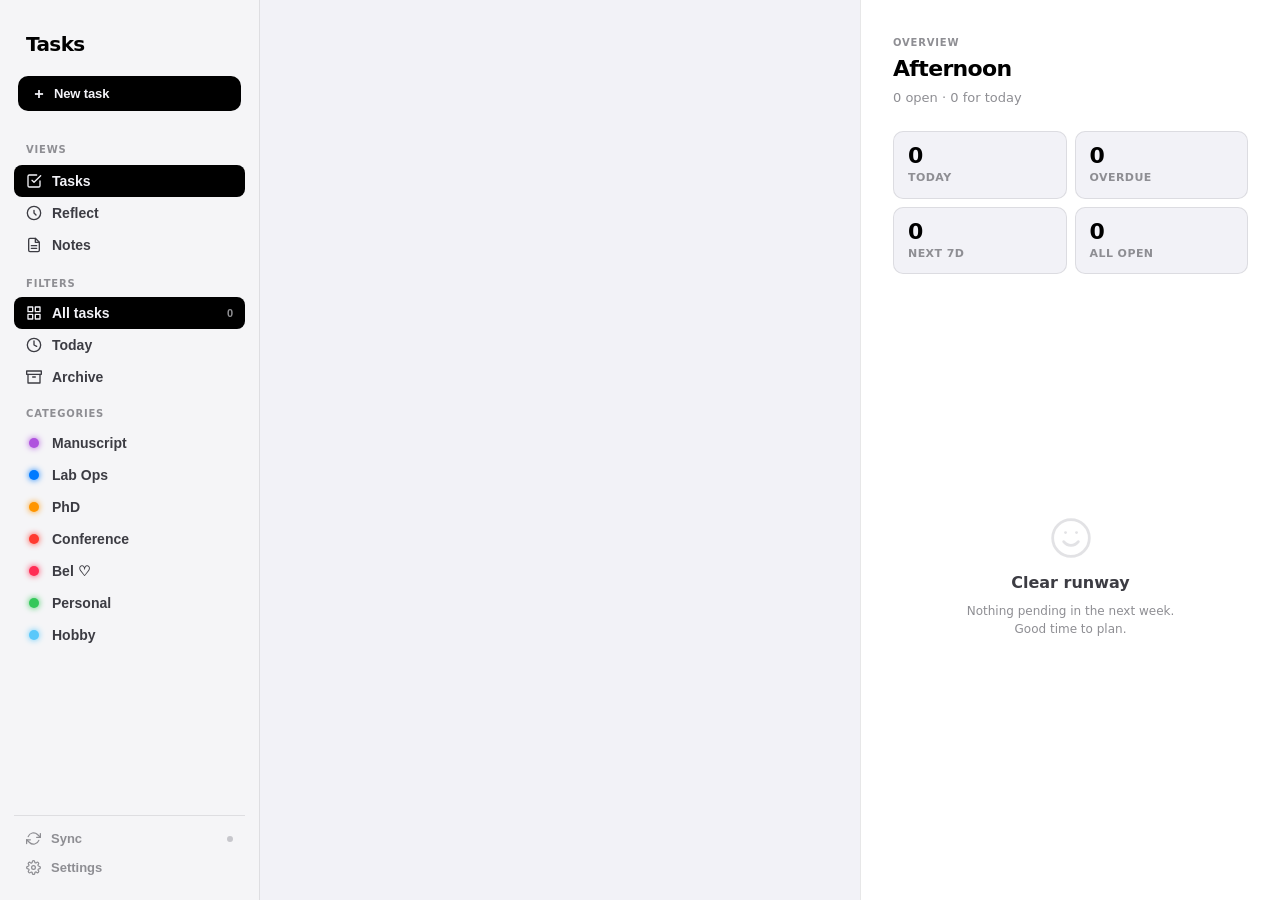
<file: index.html>
<!DOCTYPE html>
<html lang="en" data-theme="light">
<head>
  <meta charset="UTF-8">
<meta name="viewport" content="width=device-width, initial-scale=1.0, viewport-fit=cover, maximum-scale=1.0, user-scalable=no">
  <meta name="apple-mobile-web-app-capable" content="yes">
  <meta name="apple-mobile-web-app-status-bar-style" content="black-translucent">
  <meta name="apple-mobile-web-app-title" content="Tasks">
  <meta name="theme-color" content="#f2f2f7" media="(prefers-color-scheme: light)">
  <meta name="theme-color" content="#000000" media="(prefers-color-scheme: dark)">
  <link rel="manifest" href="manifest.json">
  <link rel="icon" type="image/png" href="favicon.png">
  <title>Tasks</title>

  <script>
    (function() {
      try {
        var t = localStorage.getItem('kw_theme_v3') || 'light';
        if (t === 'halcyon' || t === 'newsprint' || t === 'ios26' || t === 'bel-bel') t = 'light';
        if (t === 'aurora' || t === 'neon' || t === 'ios-dark') t = 'dark';
        document.documentElement.setAttribute('data-theme', t);
      } catch(e) {}
    })();
  </script>

  <link rel="modulepreload" href="state.js">
  <link rel="modulepreload" href="sync.js">
  <link rel="modulepreload" href="router.js">
  <link rel="modulepreload" href="bel.js">
  <link rel="modulepreload" href="dashboard.js">
  <link rel="modulepreload" href="confnotes.js">
  <link rel="modulepreload" href="desktop-sidebar.js">
  
  <script src="lib/marked.min.js" onerror="
    var s=document.createElement('script');
    s.src='https://cdnjs.cloudflare.com/ajax/libs/marked/9.1.6/marked.min.js';
    document.head.appendChild(s);
  "></script>

  <style>
    /* ══════════════════════════════════════════════════════════════════
       MODERN APPLE DESIGN SYSTEM (iOS 18+ / macOS Sequoia)
    ══════════════════════════════════════════════════════════════════ */
    :root {
      /* Backgrounds */
      --bg-canvas: #f2f2f7; 
      --bg-surface: #ffffff; 
      --bg-sidebar: #f5f5f7;
      --bg-material: rgba(242, 242, 247, 0.85);
      --bg-input: rgba(0,0,0,0.04);
      --bg-overlay: rgba(0,0,0,0.4);
      
      /* Text */
      --text-1: #000000;
      --text-2: #3c3c43;
      --text-3: #8e8e93;
      --text-4: #c7c7cc;
      
      /* Borders & Accents */
      --border: rgba(60, 60, 67, 0.12);
      --border-md: rgba(60, 60, 67, 0.18);
      --accent: #007aff;
      --accent-faded: rgba(0, 122, 255, 0.12);
      
      --danger: #ff3b30;
      --warning: #ff9500;
      --success: #34c759;
      
      /* Standard Category Colors */
      --cat-manuscript: #af52de;
      --cat-lab: #007aff;
      --cat-phd: #ff9500;
      --cat-conf: #ff3b30;
      --cat-bel: #ff2d55;
      --cat-personal: #34c759;
      --cat-hobby: #5ac8fa;
      
      --safe-top: env(safe-area-inset-top, 0px);
      --safe-bottom: env(safe-area-inset-bottom, 0px);
    }

    [data-theme="dark"] {
      --bg-canvas: #000000;
      --bg-surface: #1c1c1e;
      --bg-sidebar: #111112;
      --bg-material: rgba(28, 28, 30, 0.85);
      --bg-input: rgba(255,255,255,0.08);
      --bg-overlay: rgba(0,0,0,0.6);
      
      --text-1: #ffffff;
      --text-2: #ebebf5;
      --text-3: #8e8e93;
      --text-4: #3a3a3c;
      
      --border: rgba(255, 255, 255, 0.1);
      --border-md: rgba(255, 255, 255, 0.15);
      --accent: #0a84ff;
      --accent-faded: rgba(10, 132, 255, 0.15);

      --danger: #ff453a;
      --warning: #ff9f0a;
      --success: #30d158;

      --cat-manuscript: #bf5af2;
      --cat-lab: #0a84ff;
      --cat-phd: #ff9f0a;
      --cat-conf: #ff453a;
      --cat-bel: #ff375f;
      --cat-personal: #30d158;
      --cat-hobby: #64d2ff;
    }

    /* ── BASE RESETS & IOS FIXES ── */
    *, *::before, *::after { box-sizing: border-box; margin: 0; padding: 0; }
    * { touch-action: manipulation; -webkit-tap-highlight-color: transparent; }
    input, textarea, [contenteditable] { -webkit-user-select: text; user-select: text; }

   html { 
      background-color: var(--bg-canvas); 
    }
    
    body {
      font-family: -apple-system, BlinkMacSystemFont, "SF Pro Rounded", "SF Pro Text", system-ui, sans-serif;
      font-size: 16px;
      line-height: 1.4;
      background-color: var(--bg-canvas);
      color: var(--text-1);
      display: flex;
      flex-direction: column;
      
      /* The Shelf method: Explicit height, NO absolute/fixed positioning */
      height: 100vh; 
      height: calc(var(--vh, 1vh) * 100); 
      width: 100%; 
      
      overflow: hidden;
      overscroll-behavior-y: none;
      -webkit-font-smoothing: antialiased;
      -webkit-user-select: none; user-select: none;
    }
    body:has(.overlay.open) { overflow: hidden; }

    /* ── ROUTING LOGIC ── */
    .app-view { display: none; flex: 1; flex-direction: column; overflow: hidden; }
    #confNotesView { position: relative; }
    
    #tasksView { display: flex; } 
    body.reflect-mode #tasksView { display: none !important; }
    body.notes-mode #tasksView { display: none !important; }
    body.bel-mode #tasksView { display: none !important; }

    body.reflect-mode #reflectView { display: flex !important; }
    body.notes-mode #confNotesView { display: flex !important; }
    body.bel-mode #belView { display: flex !important; }

    /* ── GLASS HUB NAVIGATION ── */
    .glass-nav-wrap {
      position: fixed; z-index: 90; pointer-events: none;
      bottom: 23px; left: 0; width: 100%;
      display: flex; justify-content: center;
      transition: transform 0.4s cubic-bezier(0.16,1,0.3,1), opacity 0.3s;
    }
    .glass-panel {
      pointer-events: auto;
      width: 90%; max-width: 320px;
      background: rgba(255,255,255,0.42);
      backdrop-filter: blur(28px) saturate(210%); -webkit-backdrop-filter: blur(28px) saturate(210%);
      box-shadow: 0 22px 48px -12px rgba(0,0,0,0.18), 0 4px 16px rgba(0,0,0,0.06), inset 0 1.5px 0 rgba(255,255,255,0.9);
      border: 1px solid rgba(255,255,255,0.65);
      border-radius: 36px; padding: 6px;
      display: flex; align-items: center; justify-content: space-between;
    }
    [data-theme="dark"] .glass-panel {
      background: rgba(24,24,26,0.42);
      box-shadow: 0 22px 48px -12px rgba(0,0,0,0.62), 0 4px 16px rgba(0,0,0,0.22), inset 0 1px 0 rgba(255,255,255,0.07);
      border: 1px solid rgba(255,255,255,0.09);
    }

    .nav-slot {
      flex: 1; position: relative; height: 48px;
      display: flex; align-items: center; justify-content: center;
    }

    .nav-btn {
      position: absolute;
      width: 48px; height: 48px; border-radius: 100px;
      display: flex; align-items: center; justify-content: center;
      background: transparent; border: none; color: var(--text-3);
      cursor: pointer;
      transition: all 0.5s cubic-bezier(0.175, 0.885, 0.32, 1.275);
    }
    .nav-btn:active { opacity: 0.8; }
   .nav-btn.active {
      width: 58px; height: 58px;
      background: var(--text-1); color: var(--bg-canvas);
      transform: translateY(-20px) rotate(3deg);
      box-shadow: 0 10px 24px rgba(0,0,0,0.25);
    }
    .nav-btn svg {
      width: 24px; height: 24px;
      stroke: currentColor; fill: none; stroke-width: 2.5;
      stroke-linecap: round; stroke-linejoin: round;
      transition: all 0.3s;
    }
    .nav-btn.active svg { width: 28px; height: 28px; transform: rotate(-3deg); }

    .nav-dot {
      position: absolute; bottom: 0;
      width: 5px; height: 5px; border-radius: 50%;
      background: var(--text-1); opacity: 0;
      transition: opacity 0.3s;
      pointer-events: none;
    }
    .nav-btn.active ~ .nav-dot { opacity: 1; }

    .dock-bottom-actions {
      display: none;
      flex-direction: column; align-items: center; gap: 16px;
      margin-top: 24px; padding-top: 24px;
      border-top: 1px solid var(--border); width: 100%;
    }
    .dock-icon-btn { color: var(--text-4); cursor: pointer; transition: color 0.2s; background: none; border: none; display: flex; }
    .dock-icon-btn:hover { color: var(--text-1); }
    .dock-icon-btn svg { width: 22px; height: 22px; stroke: currentColor; fill: none; stroke-width: 2.5; stroke-linecap: round; }

    /* ── Desktop ── */
    @media (min-width: 768px) {
      body { padding-left: 120px; }
      .glass-nav-wrap { bottom: 0; top: 0; left: 24px; width: auto; align-items: center; }
      .glass-panel { width: 72px; height: auto; flex-direction: column; padding: 12px; border-radius: 40px; }
      .nav-slot { width: 100%; height: 64px; }
      .nav-btn.active { transform: translateX(12px) rotate(3deg); }
      .nav-btn.active:active { transform: translateX(12px) scale(0.9) rotate(3deg); }
      .nav-dot { display: none; }
      .dock-bottom-actions { display: flex; }
      #quickAddWrap { bottom: 32px; left: 120px; right: auto; width: 320px; }
      body.scrolling-down .glass-nav-wrap { transform: none; opacity: 1; pointer-events: auto; }
    }

    /* ── GLOBAL LAYOUT HELPERS ── */
    .scroll-container { flex: 1; overflow-y: auto; padding: 0 20px 120px; }
    .content-centerer { max-width: 760px; margin: 0 auto; width: 100%; position: relative; }
    
    .header {
      padding: calc(var(--safe-top) + 20px) 20px 8px;
      background: var(--bg-canvas); z-index: 10;
      flex-shrink: 0;
    }
    .header-top { display: flex; justify-content: space-between; align-items: center; margin-bottom: 12px;}
    .app-title { font-size: 34px; font-weight: 800; letter-spacing: -0.04em; color: var(--text-1); line-height: 1.1; }
    
    .icon-btn {
      width: 32px; height: 32px; border-radius: 50%;
      display: flex; align-items: center; justify-content: center;
      background: var(--bg-surface); border: 0.5px solid var(--border);
      color: var(--text-1); cursor: pointer; transition: opacity 0.15s;
      box-shadow: 0 2px 8px rgba(0,0,0,0.04);
    }
    .icon-btn:active { opacity: 0.6; }
    .icon-btn svg { width: 16px; height: 16px; stroke: currentColor; fill: none; stroke-width: 2; stroke-linecap: round; }
    #cnPinBtn.pinned { color: var(--accent); }
    #cnPinBtn.pinned svg { fill: currentColor; }

    /* ══════════════════════════════════════════════════════════════════
       CUSTOM SCROLLBARS
    ══════════════════════════════════════════════════════════════════ */
    /* Firefox compatibility */
    .scroll-container, #cnListView, .sheet, #cnDetailView {
      scrollbar-width: thin;
      scrollbar-color: var(--text-4) transparent;
    }
    
    /* WebKit (Safari/Chrome/iOS) */
    ::-webkit-scrollbar {
      width: 6px;  /* Make the vertical scrollbar slim */
      height: 6px; /* Make horizontal scrollbars slim */
    }
    
    /* The track (background) */
    ::-webkit-scrollbar-track {
      background: transparent; 
      border-radius: 10px;
    }
    
    /* The draggable thumb */
    ::-webkit-scrollbar-thumb {
      background: var(--text-4); /* Uses your existing subtle gray variable */
      border-radius: 10px;       /* Pill shape */
    }
    
    /* Hover state for the thumb */
    ::-webkit-scrollbar-thumb:hover {
      background: var(--text-3); /* Darkens slightly when hovered */
    }
    
    /* ── FILTER CHIPS ── */
    .filter-scroll {
      display: flex; gap: 8px; overflow-x: auto; padding-bottom: 8px;
      scrollbar-width: none; -webkit-overflow-scrolling: touch; flex-wrap: nowrap;
    }
    .filter-scroll::-webkit-scrollbar { display: none; }
    .chip {
      padding: 6px 16px; background: var(--bg-surface); border-radius: 16px;
      font-size: 14px; font-weight: 600; color: var(--text-2);
      white-space: nowrap; cursor: pointer; border: 0.5px solid var(--border);
      box-shadow: 0 1px 2px rgba(0,0,0,0.02); transition: all 0.15s;
    }
    .chip.active { background: var(--text-1); color: var(--bg-canvas); border-color: transparent; }

    /* ── SEARCH ── */
    .search-wrap { display: none; margin-bottom: 16px; }
    .search-wrap.open { display: block; }
    .search-input {
      width: 100%; padding: 12px 16px; border-radius: 12px;
      border: none; background: var(--bg-surface); color: var(--text-1);
      font-size: 16px; outline: none; box-shadow: 0 2px 8px rgba(0,0,0,0.04);
    }
    .search-input::placeholder { color: var(--text-3); }

    /* ── TASKS VIEW ── */
    .section { margin-bottom: 24px; }
    .sec-header {
      margin: 20px 0 10px 4px; display: flex; align-items: center; gap: 8px; cursor: pointer;
    }
    .sec-title { font-size: 18px; font-weight: 700; color: var(--text-1); letter-spacing: -0.02em; }
    .sec-count { font-size: 12px; font-weight: 600; color: var(--text-3); background: rgba(0,0,0,0.06); padding: 2px 8px; border-radius: 12px; }
    .sec-toggle { font-size: 12px; color: var(--text-3); margin-left: auto; transition: transform 0.2s; padding-right: 8px;}
    .section.collapsed .sec-toggle { transform: rotate(-90deg); }
    .section.collapsed > div:not(.sec-header) { display: none; }

    .section > div:not(.sec-header) {
      background: var(--bg-surface); border-radius: 16px; overflow: hidden;
      box-shadow: 0 2px 8px rgba(0,0,0,0.03); border: 0.5px solid var(--border);
    }
    
    .task-wrap { margin-bottom: 0; border-radius: 0; border-bottom: 0.5px solid var(--border); position: relative;}
    .task-wrap:last-child { border-bottom: none; }
    
    .task {
      background: transparent; border: none; padding: 14px 16px; gap: 14px;
      display: flex; align-items: flex-start; cursor: pointer;
    }
    .task:active { background: rgba(0,0,0,0.03); }
    @media (prefers-color-scheme: dark) { .task:active { background: rgba(255,255,255,0.04); } }
    
    .task-cb {
      width: 22px; height: 22px; border-radius: 50%; border: 2px solid var(--border-md);
      margin-top: 1px; flex-shrink: 0; display: flex; align-items: center; justify-content: center;
      transition: all 0.15s;
    }
    .task.hi .task-cb { border-color: var(--danger); }
    .task.done .task-cb { background: var(--text-3); border-color: transparent; }
    .task.done .task-cb::after {
      content: ''; width: 6px; height: 10px; border: solid var(--bg-canvas); border-width: 0 2px 2px 0;
      transform: rotate(45deg) translateY(-1px);
    }

    .task-body { flex: 1; min-width: 0; }
    .task-title { font-size: 16px; font-weight: 500; color: var(--text-1); margin-bottom: 4px; word-break: break-word;}
    .task.done .task-title { color: var(--text-3); text-decoration: line-through; }
    
    .task-meta { display: flex; align-items: center; flex-wrap: wrap; gap: 8px; font-size: 13px; font-weight: 500; color: var(--text-3); }
    
    .cat {
      background: transparent !important; color: var(--text-3) !important;
      display: inline-flex; align-items: center; gap: 5px; padding: 0; letter-spacing: 0; font-size: 13px;
    }
    .cat::before { content: ''; display: block; width: 8px; height: 8px; border-radius: 50%; flex-shrink: 0; }
    .cat-manuscript::before { background: var(--cat-manuscript); box-shadow: 0 0 6px var(--cat-manuscript); }
    .cat-lab::before       { background: var(--cat-lab);        box-shadow: 0 0 6px var(--cat-lab); }
    .cat-phd::before       { background: var(--cat-phd);        box-shadow: 0 0 6px var(--cat-phd); }
    .cat-conf::before      { background: var(--cat-conf);       box-shadow: 0 0 6px var(--cat-conf); }
    .cat-bel::before       { background: var(--cat-bel);        box-shadow: 0 0 6px var(--cat-bel); }
    .cat-personal::before  { background: var(--cat-personal);   box-shadow: 0 0 6px var(--cat-personal); }
    .cat-hobby::before     { background: var(--cat-hobby);      box-shadow: 0 0 6px var(--cat-hobby); }
    
    .status { padding: 2px 8px; border-radius: 8px; font-size: 11px; font-weight: 600; text-transform: uppercase; letter-spacing: 0.04em;}
    .status.waiting { background: rgba(255,149,0,0.1); color: var(--warning); }
    .status.blocked { background: rgba(255,59,48,0.1); color: var(--danger); }
    
    .due { margin-left: auto; font-family: ui-monospace, monospace; font-size: 12px; }
    .due.overdue { color: var(--danger); }
    .due.today { color: var(--warning); }

    .note { font-size: 14px; color: var(--text-3); margin-top: 4px; line-height: 1.4; display: -webkit-box; -webkit-line-clamp: 2; -webkit-box-orient: vertical; overflow: hidden; }

    .swipe-bg { position: absolute; inset: 0; background: rgba(255,59,48,0.12); display: flex; align-items: center; justify-content: flex-end; padding-right: 18px; opacity: 0; pointer-events: none; }
    .swipe-bg svg { width: 17px; height: 17px; stroke: var(--danger); fill: none; stroke-width: 2; stroke-linecap: round; }
    .swipe-bg-defer { position: absolute; inset: 0; background: rgba(52,199,89,0.12); display: flex; align-items: center; justify-content: flex-start; padding-left: 18px; gap: 6px; opacity: 0; pointer-events: none; }
    .swipe-bg-defer svg { width: 15px; height: 15px; stroke: var(--success); fill: none; stroke-width: 2; stroke-linecap: round; }
    .swipe-bg-defer span { font-size: 12px; font-weight: 600; color: var(--success); }

    /* ── FLOATING QUICK ADD ── */
    #quickAddWrap {
      position: fixed; 
      bottom: 100px; left: 20px; right: 20px;
      max-width: 720px; margin: 0 auto;
      background: rgba(255,255,255,0.42);
      backdrop-filter: blur(28px) saturate(210%); -webkit-backdrop-filter: blur(28px) saturate(210%);
      border-radius: 99px;
      padding: 10px 16px; display: flex !important; align-items: center; gap: 12px;
      box-shadow: 0 22px 48px -12px rgba(0,0,0,0.18), 0 4px 16px rgba(0,0,0,0.06);
      border: 1px solid rgba(255,255,255,0.65); z-index: 40;
    }
    [data-theme="dark"] #quickAddWrap {
      background: rgba(24,24,26,0.42);
      box-shadow: 0 22px 48px -12px rgba(0,0,0,0.62), 0 4px 16px rgba(0,0,0,0.22);
      border: 1px solid rgba(255,255,255,0.09);
    }
    #quickAddWrap .quick-add-row { flex: 1; display: flex; align-items: center; gap: 12px; background: transparent; border: none; padding: 0; }
    .quick-add-btn-trigger {
      display: flex; align-items: center; justify-content: center;
      width: 28px; height: 28px; border-radius: 50%;
      background: rgba(0,0,0,0.04); border: none; color: var(--text-3); cursor: pointer;
    }
    [data-theme="dark"] .quick-add-btn-trigger { background: rgba(255,255,255,0.08); }
    .quick-add-btn-trigger svg { width: 16px; height: 16px; stroke-width: 2.5; stroke: currentColor; }
    
    .quick-add-input { flex: 1; border: none; background: transparent; font-size: 16px; color: var(--text-1); outline: none; min-width: 0; }
    .quick-add-input::placeholder { color: var(--text-3); font-weight: 500;}

    /* ── ZETTELKASTEN AUTOCOMPLETE ── */
    .cn-ac-dropdown {
      display: none; /* Hidden by default */
      position: absolute;
      z-index: 200;
      width: 280px;
      max-height: 220px;
      overflow-y: auto;
      background: rgba(255, 255, 255, 0.75);
      backdrop-filter: blur(28px) saturate(210%); 
      -webkit-backdrop-filter: blur(28px) saturate(210%);
      border: 0.5px solid var(--border-md);
      border-radius: 12px;
      box-shadow: 0 10px 40px rgba(0,0,0,0.15);
      padding: 6px;
      flex-direction: column;
      gap: 2px;
    }
    [data-theme="dark"] .cn-ac-dropdown {
      background: rgba(28, 28, 30, 0.75);
    }
    .cn-ac-item {
      padding: 10px 12px;
      border-radius: 8px;
      font-size: 14px;
      font-weight: 500;
      color: var(--text-2);
      cursor: pointer;
      display: flex;
      align-items: center;
      gap: 10px;
      white-space: nowrap;
      overflow: hidden;
      text-overflow: ellipsis;
      transition: background 0.1s;
    }
    .cn-ac-item.selected, .cn-ac-item:hover {
      background: var(--accent);
      color: #fff;
    }
    .cn-ac-icon { font-size: 14px; opacity: 0.8; }

    /* ── REFLECT (Dashboard) STYLES ── */
.reflect-card { background: var(--bg-surface); border-radius: 16px; padding: 20px; margin-bottom: 16px; box-shadow: 0 2px 8px rgba(0,0,0,0.03); border: 0.5px solid var(--border); }
    .reflect-card-label { font-size: 13px; font-weight: 700; color: var(--text-3); text-transform: uppercase; letter-spacing: 0.04em; margin-bottom: 16px; display: flex; justify-content: space-between; align-items: center;}
    
    .affect-grid-wrap { display: flex; align-items: flex-start; gap: 16px; }
    .affect-grid { position: relative; width: 140px; height: 140px; border-radius: 12px; border: 0.5px solid var(--border-md); touch-action: none; cursor: crosshair; flex-shrink: 0;}
    .affect-grid-bg { position: absolute; inset: 0; border-radius: 12px; overflow: hidden; }
    .affect-crosshair-h { position: absolute; top: 50%; left: 0; right: 0; height: 0.5px; background: var(--border); pointer-events: none; }
    .affect-crosshair-v { position: absolute; left: 50%; top: 0; bottom: 0; width: 0.5px; background: var(--border); pointer-events: none; }
    .affect-dot { position: absolute; width: 12px; height: 12px; border-radius: 50%; background: var(--accent); transform: translate(-50%, -50%); pointer-events: none; box-shadow: 0 0 0 3px rgba(0,122,255,0.2); transition: left 0.1s, top 0.1s; }
    .affect-axis-label { position: absolute; font-size: 10px; font-weight: 600; color: var(--text-4); pointer-events: none; text-transform: uppercase; letter-spacing: 0.04em; }
    .affect-y-top { top: 6px; left: 50%; transform: translateX(-50%); }
    .affect-y-bot { bottom: 6px; left: 50%; transform: translateX(-50%); }
    .affect-x-left { left: 6px; top: 50%; transform: translateY(-50%); }
    .affect-x-right { right: 6px; top: 50%; transform: translateY(-50%); }
    
    .affect-right { flex: 1; min-width: 0; }
    .affect-ctx-chip { font-size: 12px; font-weight: 600; padding: 5px 12px; border-radius: 12px; border: 0.5px solid var(--border-md); color: var(--text-3); cursor: pointer; transition: all 0.15s; background: var(--bg-canvas);}
    .affect-ctx-chip.active { background: var(--text-1); border-color: transparent; color: var(--bg-surface); }
    .affect-mini-dot { width: 10px; height: 10px; border-radius: 50%; flex-shrink: 0; }
    .affect-mini-dot.today { box-shadow: 0 0 0 2px var(--accent); }
    
    .habit-row { display: flex; align-items: center; gap: 8px; padding: 10px 0; border-bottom: 0.5px solid var(--border); }
    .habit-row:last-child { border-bottom: none; }
    .habit-label { font-size: 15px; font-weight: 500; color: var(--text-1); flex: 1; }
    .habit-checks { display: flex; gap: 4px; }
    .habit-cb { width: 28px; height: 26px; border-radius: 8px; border: 1px solid var(--border-md); background: var(--bg-canvas); font-size: 10px; font-weight:600; font-family: ui-monospace, monospace; color: var(--text-3); display: flex; align-items: center; justify-content: center; cursor: pointer; transition: all 0.15s; }
    .habit-cb.checked { background: rgba(52,199,89,0.15); color: var(--success); border-color: transparent; }
    .habit-cb.checked-bad { background: rgba(255,59,48,0.1); color: var(--danger); border-color: transparent; }
    .habit-cb.off { background: transparent; border-style: dashed; color: transparent; }
    .habit-cb.today-col { border-color: var(--accent); }
    .habit-cb.future { opacity: 0.3; pointer-events: none; }
    .d-day-label { font-size: 11px; font-weight: 600; color: var(--text-3); text-align: center; width: 28px; font-family: ui-monospace, monospace;}
    .d-day-label.today-col { color: var(--accent); }

    /* ── NOTES VIEW (Split Pane Desktop, List Mobile) ── */
    .notes-split { display: flex; flex: 1; overflow: hidden; flex-direction: column; }
    #cnListView { flex: 1; overflow-y: auto; padding: 0 20px calc(120px + var(--safe-bottom)); }
    #cnNotesList { display: flex; flex-direction: column; gap: 12px; }

    .cn-note-card {
      background: var(--bg-surface); border-radius: 16px; padding: 16px;
      box-shadow: 0 2px 8px rgba(0,0,0,0.03); cursor: pointer; border: 2px solid transparent;
      opacity: 1 !important; transition: border 0.15s, background 0.15s;
    }
    .cn-note-card.cn-active-note { border-color: var(--accent); }

    .recur-badge { font-size: 11px; font-weight: 600; color: var(--text-3); background: var(--bg-canvas); border: 0.5px solid var(--border); padding: 1px 6px; border-radius: 6px; }
.cn-folder-chip { font-size: 11px; font-weight: 600; color: var(--text-2); background: var(--bg-canvas); border: 0.5px solid var(--border); padding: 1px 8px; border-radius: 6px; }
    
    .cn-card-eyebrow { display: flex; align-items: center; gap: 8px; margin-bottom: 6px; }
    .cn-type-badge { font-size: 11px; font-weight: 700; text-transform: uppercase; letter-spacing: 0.04em; }
    .cn-type-badge.memo { color: var(--text-3); }
    .cn-type-badge.paper { color: var(--cat-manuscript); }
    .cn-type-badge.idea { color: var(--cat-phd); }
    .cn-card-time { font-size: 11px; color: var(--text-4); margin-left: auto; }
    
    .cn-card-title { font-size: 16px; font-weight: 700; color: var(--text-1); margin-bottom: 4px; white-space: nowrap; overflow: hidden; text-overflow: ellipsis; }
    .cn-card-preview { font-size: 14px; color: var(--text-3); display: -webkit-box; -webkit-line-clamp: 2; -webkit-box-orient: vertical; overflow: hidden; line-height: 1.4;}
    .cn-card-preview.cn-blurred { filter: blur(5px); opacity: 0.6; pointer-events: none; user-select: none; }
    
    .cn-card-meta { display: flex; gap: 8px; margin-top: 8px; align-items: center;}
    .idea-status { font-size: 11px; font-weight: 600; padding: 2px 8px; border-radius: 8px; }
    .idea-status.raw { background: rgba(0,0,0,0.05); color: var(--text-2); }
    .idea-status.developing { background: rgba(255,149,0,0.1); color: var(--warning); }
    .idea-status.ready-to-pitch { background: rgba(52,199,89,0.1); color: var(--success); }

    /* Notes Empty State */
    .cn-empty { text-align: center; padding: 48px 20px; color: var(--text-3); }
    .cn-empty-icon { font-size: 36px; margin-bottom: 10px; opacity: 0.3; }
    .cn-empty-text { font-size: 14px; line-height: 1.6; font-weight: 500;}

    /* Note Editor */
     #cnDetailView {
       position: absolute; inset: 0; background: var(--bg-canvas); z-index: 10;
      display: none; flex-direction: column; overflow-y: auto;
       -webkit-overflow-scrolling: touch;
       scroll-padding-bottom: 80px;
     }
    /* cn-no-note: managed by JS via showDesktopEmptyState() */
    
    .cn-detail-topbar { 
      position: sticky; 
      top: 0; 
      z-index: 100; 
      background: var(--bg-canvas); /* Required for sticky to hide text behind it */
      padding: calc(var(--safe-top) + 16px) 20px 8px; 
      display: flex; 
      align-items: center; 
      gap: 12px; 
    }
    .cn-back-btn { background: none; border: none; color: var(--accent); display: flex; align-items: center; gap: 4px; font-size: 16px; cursor: pointer;}
    .cn-back-btn svg { width: 24px; height: 24px; stroke: currentColor; fill: none; stroke-width: 2.5; stroke-linecap: round; }
    .cn-detail-topbar-title { font-size: 14px; font-weight: 600; color: var(--text-2); flex: 1; text-align: center; }
    
    .cn-editor-body { flex: 1; padding: 20px 20px 100px 20px; max-width: 800px; margin: 0 auto; width: 100%; }
    .cn-detail-title-input { width: 100%; border: none; outline: none; background: transparent; font-size: 36px; font-weight: 800; letter-spacing: -0.03em; color: var(--text-1); margin-bottom: 16px; line-height: 1.2; }
    .cn-detail-title-input::placeholder { color: var(--text-4); }
    
    .cn-type-row, .cn-idea-status-row, .cn-tag-row { display: flex; flex-wrap: wrap; gap: 8px; margin-bottom: 24px; }
    .cn-type-chip, .cn-idea-chip, .cn-tag-chip { padding: 4px 10px; border-radius: 6px; font-size: 12px; font-weight: 600; background: var(--bg-canvas); color: var(--text-3); border: 0.5px solid var(--border); cursor: pointer; transition: all 0.15s;}
    .cn-type-chip.active, .cn-idea-chip.active, .cn-tag-chip.active { background: var(--text-2); color: var(--bg-canvas); border-color: transparent;}
    
    .cn-url-input { width: 100%; background: var(--bg-surface); border: 0.5px solid var(--border); border-radius: 12px; padding: 12px 16px; font-size: 14px; margin-bottom: 16px; outline: none; color: var(--text-1); box-sizing: border-box; }
    .cn-url-input:focus { border-color: var(--accent); }
    
    .cn-editor-divider { height: 1px; background: var(--border); margin: 0 0 24px 0; opacity: 0.5; }
    
    .cn-detail-body-input { 
      width: 100%; 
      min-height: 60vh; 
      border: none; 
      outline: none; 
      background: transparent; 
      font-size: 18px; 
      line-height: 1.7; 
      color: var(--text-1); 
      resize: none; 
      box-sizing: border-box; 
      overflow-y: hidden;    /* Kills the internal iOS scrollbar */
      padding-bottom: 40px;
    }
    /* ── MARKDOWN PREVIEW EXTENDED STYLING ── */
    .cn-md-preview blockquote {
      border-left: 3px solid var(--accent);
      padding-left: 16px;
      margin: 16px 0;
      color: var(--text-3);
      font-style: italic;
    }
    .cn-md-preview hr {
      border: none;
      height: 1px;
      background: var(--border-md);
      margin: 24px 0;
    }
    .cn-md-preview img {
      max-width: 100%;
      border-radius: 12px;
      margin: 16px 0;
      border: 0.5px solid var(--border);
    }
    .cn-md-preview pre {
      background: var(--bg-surface);
      padding: 16px;
      border-radius: 12px;
      overflow-x: auto;
      border: 0.5px solid var(--border);
      margin: 16px 0;
      font-size: 14px;
    }
    .cn-md-preview code {
      font-family: ui-monospace, monospace;
      background: var(--bg-surface);
      padding: 2px 6px;
      border-radius: 6px;
      font-size: 14px;
      border: 0.5px solid var(--border);
    }
    .cn-md-preview pre code {
      background: transparent;
      padding: 0;
      border: none;
    }
    .cn-md-preview input[type="checkbox"] {
      margin-right: 8px;
      accent-color: var(--accent);
      transform: translateY(1px); /* Aligns nicely with text */
    }  

    /* Markdown Preview Overrides */
    .cn-md-preview { font-size: 18px; line-height: 1.7; color: var(--text-1); padding-bottom: 60px;}
    .cn-md-preview h1, .cn-md-preview h2 { color: var(--text-1); font-weight: 700; margin-top: 1.5em; margin-bottom: 0.5em;}
    .cn-md-preview ul, .cn-md-preview ol { padding-left: 24px; margin-bottom: 16px; margin-top: 8px;}
    .cn-md-preview li { margin-bottom: 4px; display: list-item; list-style-position: outside;}
    .cn-md-preview a { color: var(--accent); text-decoration: underline; }
    .internal-note-link { color: var(--accent); text-decoration: none; font-weight: 500; background: var(--accent-faded); padding: 2px 6px; border-radius: 6px;}

    /* ── NOTES EMPTY STATE (desktop) ── */
    #cnDetailEmpty {
      display: none; flex-direction: column; align-items: center; justify-content: center;
      flex: 1; color: var(--text-4); gap: 12px; user-select: none; pointer-events: none;
      padding: 40px;
    }
    #cnDetailEmpty svg { width: 48px; height: 48px; stroke: var(--text-4); fill: none; stroke-width: 1.5; stroke-linecap: round; stroke-linejoin: round; }
    #cnDetailEmpty span { font-size: 14px; font-weight: 500; letter-spacing: 0.01em; }
    #cnEditorInner { display: flex; flex-direction: column; flex: 1;}

    /* ── ANIMATIONS ── */
    @keyframes taskIn { from { opacity: 0; transform: translateY(6px); } to { opacity: 1; transform: none; } }
    .task-wrap.entering { animation: taskIn 0.25s cubic-bezier(0.2,0.9,0.3,1) both; }
    @keyframes cnDetailIn  { from { opacity: 0; transform: translateY(30px); } to { opacity: 1; transform: none; } }
    @keyframes cnDetailOut { from { opacity: 1; transform: none; } to { opacity: 0; transform: translateY(30px); } }
    @keyframes cnListIn    { from { opacity: 0; } to { opacity: 1; } }
    .cn-detail-enter { animation: cnDetailIn  0.25s cubic-bezier(0.2,0.9,0.3,1) both; }
    .cn-detail-exit  { animation: cnDetailOut 0.18s ease both; }
    .cn-list-enter   { animation: cnListIn    0.2s ease both; }

    /* ── OVERLAY & SHEETS ── */
    .overlay { position: fixed; inset: 0; background: var(--bg-overlay); z-index: 150; opacity: 0; pointer-events: none; transition: opacity 0.3s; }
    .overlay.open { opacity: 1; pointer-events: all; }

 .sheet {
      position: fixed; bottom: 0; left: 0; right: 0;
      background: var(--bg-surface); border-radius: 24px 24px 0 0;
      padding: 24px 24px calc(24px + var(--safe-bottom)); z-index: 200;
      transform: translateY(100%); transition: transform 0.35s cubic-bezier(0.2,0.9,0.3,1);
      max-height: 90vh; overflow-y: auto;
      
      /* IMPORTANT: Prevents horizontal scrolling on mobile */
      width: 100%; max-width: 100vw; overflow-x: hidden; box-sizing: border-box;
    }
    .sheet.open { transform: translateY(0); }
    .handle { width: 40px; height: 5px; border-radius: 3px; background: var(--border-md); margin: 0 auto 24px; }
    .sheet-title { font-size: 20px; font-weight: 700; color: var(--text-1); margin-bottom: 20px; }
    .sheet-label { font-size: 13px; font-weight: 600; color: var(--text-3); text-transform: uppercase; letter-spacing: 0.04em; margin: 20px 0 8px; }
    
    /* Safely constrain input widths */
    .input { 
      display: block; width: 100%; max-width: 100%; box-sizing: border-box; 
      padding: 14px 16px; border-radius: 12px; border: 0.5px solid var(--border); 
      background: var(--bg-canvas); font-size: 16px; color: var(--text-1); outline: none; margin-bottom: 12px; 
    }
    .input:focus { border-color: var(--accent); }
    
    .sheet-btn { width: 100%; box-sizing: border-box; padding: 16px; border-radius: 14px; border: none; font-size: 16px; font-weight: 600; cursor: pointer; margin-top: 12px; background: var(--bg-canvas); color: var(--text-1); }
    .sheet-btn.primary { background: var(--accent); color: #fff; }
    .sheet-btn.danger { background: rgba(255,59,48,0.1); color: var(--danger); }
    
    .chip-row { display: flex; flex-wrap: wrap; gap: 8px; margin-bottom: 16px; max-width: 100%; box-sizing: border-box;}
    .s-chip { padding: 8px 14px; border-radius: 12px; font-size: 14px; font-weight: 600; background: var(--bg-canvas); color: var(--text-2); border: 0.5px solid var(--border); cursor: pointer;}
    .s-chip.active { background: var(--text-1); color: var(--bg-surface); border-color: transparent;}
    
    /* Settings Form UI */
    .habit-settings-row { margin-bottom: 12px; padding: 12px; background: var(--bg-canvas); border-radius: 12px; border: 0.5px solid var(--border); box-sizing: border-box; }
    .habit-settings-top { display: flex; gap: 8px; align-items: center; margin-bottom: 12px; }
    .habit-bad-toggle { font-size: 12px; font-weight: 600; padding: 6px 10px; border-radius: 8px; background: var(--bg-surface); color: var(--text-3); cursor: pointer; border: 0.5px solid var(--border); white-space: nowrap; transition: all 0.15s;}
    .habit-bad-toggle.active { background: rgba(255,59,48,0.1); color: var(--danger); border-color: transparent; }
    .habit-del-btn { width: 28px; height: 28px; border-radius: 50%; background: rgba(255,59,48,0.1); color: var(--danger); display: flex; align-items: center; justify-content: center; cursor: pointer; font-weight: bold; flex-shrink: 0; }
    .habit-day-toggles { display: flex; gap: 4px; justify-content: space-between; }
    .habit-day-toggle { flex: 1; height: 32px; border-radius: 8px; display: flex; align-items: center; justify-content: center; font-size: 12px; font-weight: 600; color: var(--text-3); background: var(--bg-surface); border: 0.5px solid var(--border); cursor: pointer; transition: all 0.15s; font-family: ui-monospace, monospace;}
    .habit-day-toggle.active { background: var(--accent); color: #fff; border-color: transparent; }

    .cat-settings-row { display: flex; gap: 8px; align-items: center; margin-bottom: 8px; box-sizing: border-box;}
    .bel-del { width: 28px; height: 28px; border-radius: 50%; background: rgba(255,59,48,0.1); color: var(--danger); display: flex; align-items: center; justify-content: center; cursor: pointer; font-weight: bold; flex-shrink: 0;}

    /* ── SLIDE TO HIDE LOGIC ── */
    .glass-nav-wrap, #quickAddWrap {
      transition: transform 0.4s cubic-bezier(0.16, 1, 0.3, 1), opacity 0.3s;
    }
    body.scrolling-down .glass-nav-wrap,
    body.scrolling-down #quickAddWrap {
      transform: translateY(120px) translateZ(0); 
      opacity: 0;
      pointer-events: none;
    }

    body.cn-note-open .glass-nav-wrap,
    body.cn-note-open #quickAddWrap { display: none !important; }

.cn-md-toolbar {
  display: flex; 
  position: sticky; 
  top: calc(var(--safe-top) + 48px); /* Sits right below the top navigation */
  z-index: 90; /* Keeps it under the topbar's z-index of 100 */
  background: var(--bg-canvas);
  margin: 0 0 16px 0;
  padding: 12px 0;
  border-bottom: 0.5px solid var(--border-md);
  align-items: center;
  gap: 4px;
  user-select: none;
  overflow-x: auto;
  scrollbar-width: none;
}
    .cn-md-toolbar::-webkit-scrollbar { display: none; }
    
    .cn-md-divider {
      width: 1px;
      height: 18px;
      background: var(--border);
      margin: 0 6px;
      border-radius: 1px;
    }
    
    .cn-md-toolbar button {
      background: transparent;
      border: none;
      border-radius: 8px;
      width: 32px;
      height: 32px;
      display: flex;
      align-items: center;
      justify-content: center;
      color: var(--text-3); /* Subtle by default */
      cursor: pointer;
      transition: all 0.15s;
      flex-shrink: 0;
    }
    .cn-md-toolbar button:hover { 
      background: var(--bg-input); 
      color: var(--text-1); /* Highlights on hover */
    }
    .cn-md-toolbar button:active {
      transform: scale(0.92);
    }
    
    .cn-md-toolbar button svg {
      width: 16px; height: 16px;
      stroke: currentColor; fill: none; stroke-width: 2; 
      stroke-linecap: round; stroke-linejoin: round;
    }

    /* Only show toolbar on desktop layout */
    @media (min-width: 768px) {
      .cn-md-toolbar { display: flex; }
    }

    .chip.exclude-active {
  background: var(--text-1);
  color: var(--bg-canvas);
  border-color: transparent;
  text-decoration: line-through;
  opacity: 0.7;
}
/* Show a ≠ prefix via pseudo-element */
.chip.exclude-active::before {
  content: '≠ ';
  font-style: normal;
  opacity: 0.8;
}

    /* ══════════════════════════════════════════════════════════════════
   MISSING CSS COMPONENT STYLES
══════════════════════════════════════════════════════════════════ */

/* ── BEL TAB ── */
.bel-item { display: flex; align-items: center; gap: 12px; padding: 10px 0; border-bottom: 0.5px solid var(--border); }
.bel-item:last-child { border-bottom: none; }
.bel-cb { width: 22px; height: 22px; border-radius: 50%; border: 2px solid var(--border-md); cursor: pointer; display: flex; align-items: center; justify-content: center; flex-shrink: 0; transition: all 0.15s; }
.bel-cb.checked { background: var(--text-3); border-color: transparent; }
.bel-cb.checked::after { content: ''; width: 6px; height: 10px; border: solid var(--bg-canvas); border-width: 0 2px 2px 0; transform: rotate(45deg) translateY(-1px); }
.bel-text { flex: 1; font-size: 16px; color: var(--text-1); cursor: text; outline: none; }
.bel-text.checked { color: var(--text-3); text-decoration: line-through; }
.bel-del { width: 28px; height: 28px; border-radius: 50%; background: rgba(255,59,48,0.1); color: var(--danger); display: flex; align-items: center; justify-content: center; cursor: pointer; font-weight: bold; flex-shrink: 0; opacity: 0.4; transition: opacity 0.2s; }
.bel-item:hover .bel-del { opacity: 1; }

/* ── BACKLINKS ── */
.cn-backlinks-toggle { display: flex; align-items: center; gap: 8px; width: 100%; background: none; border: none; padding: 12px 0; cursor: pointer; text-align: left; border-top: 1px solid var(--border); margin-top: 16px; transition: opacity 0.2s; }
.cn-backlinks-toggle:hover { opacity: 0.7; }
.cn-backlinks-arrow { font-size: 10px; color: var(--text-3); transition: transform 0.2s; }
.cn-backlinks-toggle.open .cn-backlinks-arrow { transform: rotate(90deg); }
.cn-backlinks-label-text { font-size: 14px; font-weight: 600; color: var(--text-2); flex: 1; }
.cn-backlinks-count { font-size: 12px; font-weight: 600; color: var(--text-3); background: var(--bg-input); padding: 2px 8px; border-radius: 12px; }
.cn-backlink-item { display: flex; align-items: flex-start; gap: 12px; padding: 12px; background: var(--bg-surface); border: 0.5px solid var(--border); border-radius: 12px; margin-bottom: 8px; cursor: pointer; transition: background 0.2s; }
.cn-backlink-item:hover { background: var(--bg-input); }
.cn-backlink-icon { font-size: 18px; }
.cn-backlink-title { font-size: 14px; font-weight: 600; color: var(--text-1); margin-bottom: 4px; }
.cn-backlink-preview { font-size: 13px; color: var(--text-3); line-height: 1.4; display: -webkit-box; -webkit-line-clamp: 2; -webkit-box-orient: vertical; overflow: hidden; }

/* ── DASHBOARD / INSIGHTS ── */
.ins-section { margin-bottom: 32px; }
.ins-label { font-size: 16px; font-weight: 700; color: var(--text-1); margin-bottom: 12px; }
.ins-sub { font-size: 12px; font-weight: 500; color: var(--text-3); }
.ins-empty { font-size: 14px; color: var(--text-3); text-align: center; padding: 24px; border: 1px dashed var(--border); border-radius: 12px; }

/* Affect Calendar */
.ins-cal-wrap { overflow-x: auto; padding-bottom: 8px; scrollbar-width: none; -webkit-overflow-scrolling: touch; }
.ins-cal-wrap::-webkit-scrollbar { display: none; }
.ins-cal-day-labels { display: flex; gap: 4px; margin-bottom: 4px; padding-left: 40px; }
.ins-cal-day-labels span { width: 14px; font-size: 10px; font-weight: 600; color: var(--text-4); text-align: center; }
.ins-cal-grid { display: flex; flex-direction: column; gap: 4px; min-width: max-content; }
.ins-cal-row { display: flex; gap: 4px; align-items: center; }
.ins-cal-month { font-size: 11px; font-weight: 600; color: var(--text-3); width: 36px; text-align: right; flex-shrink: 0; }
.ins-cal-cell { width: 14px; height: 14px; border-radius: 3px; border: 0.5px solid rgba(0,0,0,0.05); }
.ins-cal-cell.future { border-style: dashed; border-color: var(--border); }

/* Affect Scatter & Trend */
.ins-scatter-wrap { position: relative; width: 100%; max-width: 300px; aspect-ratio: 1; border: 0.5px solid var(--border-md); border-radius: 12px; margin-top: 8px; background: var(--bg-surface); }
.ins-scatter-axis-h { position: absolute; top: 50%; left: 0; right: 0; height: 0.5px; background: var(--border); }
.ins-scatter-axis-v { position: absolute; left: 50%; top: 0; bottom: 0; width: 0.5px; background: var(--border); }
.ins-scatter-point { position: absolute; width: 8px; height: 8px; border-radius: 50%; transform: translate(-50%, -50%); opacity: 0.75; box-shadow: 0 1px 2px rgba(0,0,0,0.1); }
.ins-trend-wrap { width: 100%; height: 60px; margin-top: 12px; border-bottom: 1px solid var(--border); }

/* Habit Rates */
.ins-habit-rates { display: flex; flex-direction: column; gap: 12px; }
.ins-habit-row { display: flex; flex-direction: column; gap: 6px; }
.ins-habit-info { display: flex; justify-content: space-between; font-size: 13px; font-weight: 500; }
.ins-habit-name { color: var(--text-1); }
.ins-habit-pct { color: var(--text-3); font-variant-numeric: tabular-nums; }
.ins-habit-bar { width: 100%; height: 6px; background: var(--border); border-radius: 3px; overflow: hidden; }
.ins-habit-bar-fill { height: 100%; border-radius: 3px; transition: width 0.3s ease; }
    body.cn-note-open #quickAddWrap { display: none !important; }

    /* ── DESKTOP RESPONSIVENESS (macOS Style Dock) ── */
    @media (min-width: 768px) {
      body { padding-left: 120px;} /* Room for left dock */
      .header {
        padding: calc(var(--safe-top) + 20px) 0px 8px;
        background: var(--bg-canvas); z-index: 10;
        flex-shrink: 0;
      }

      #cnEditorInner { display: none; }

      body.cn-note-open .glass-nav-wrap,
      body.cn-note-open #quickAddWrap { display: flex !important; }
      
      .glass-nav-wrap {
        bottom: 0; top: 0; left: 24px; width: auto; align-items: center;
      }
      .glass-panel {
        width: 72px; height: auto; flex-direction: column; padding: 12px; border-radius: 40px;
      }
     .nav-slot { width: 100%; height: 52px; }
      .nav-btn {
        position: relative;
        width: 44px; height: 44px;
        min-width: 44px;
        align-self: center;
        transform: none;
        color: var(--text-3);
      }
      .nav-btn:hover { background: rgba(0,0,0,0.06); color: var(--text-1); }
      [data-theme="dark"] .nav-btn:hover { background: rgba(255,255,255,0.06); }
      .nav-btn.active {
        position: relative;
        width: 48px; height: 48px;
        min-width: 48px; min-height: 48px;
        transform: translateX(14px) rotate(3deg);
        box-shadow: 0 8px 20px rgba(0,0,0,0.2);
      }
      .nav-btn.active:active { transform: translateX(14px) scale(0.9) rotate(3deg); }
      .nav-btn svg { width: 22px; height: 22px; }
      .nav-btn.active svg { width: 26px; height: 26px; }
      .nav-dot { display: none; }

      .header { background: transparent; }
      .scroll-container { padding-bottom: 40px; }
      
      /* Desktop Quick Add Pill */
      #quickAddWrap { bottom: 32px; left: 120px; }
      
      /* Desktop Split Notes */
      .notes-split { flex-direction: row; transition: all 0.3s ease; }
      .notes-split.focus-mode #cnListView { display: none; }
      #cnFocusToggle { display: flex !important; }
      #cnListView { width: 380px; flex: none; border-right: 0.5px solid var(--border); padding-bottom: 0;}
      #cnDetailView { position: static; flex: 1; z-index: auto; border-radius: 24px 0 0 0; box-shadow: -4px 0 24px rgba(0,0,0,0.03); display: flex !important; overflow: hidden; }
      #cnEditorInner { overflow: hidden; }
      #cnDetailView.cn-no-note { opacity: 1; pointer-events: auto; }
      
      .cn-detail-topbar { padding: 24px 100px 0px; }
      .cn-editor-body { padding: 0px 60px 60px; max-width: 1000px; overflow-y: auto; }
      .cn-detail-title-input { font-size: 40px; margin-top: 0; margin-bottom: 16px; letter-spacing: -0.04em; }
      .cn-back-btn { display: none; } /* No back button needed on split view */
      
      /* Desktop Sheet fixed to survive JS transform overwrites */
      .sheet { left: 50%; right: auto; margin-left: -240px; width: 480px; transform: translateY(100%); }
      .sheet.open { transform: translateY(0) !important; }

      /* Add to the @media (min-width: 768px) block: */
      .filter-scroll {
        flex-wrap: nowrap;        /* prevent wrapping on desktop */
        overflow-x: auto;
        -webkit-overflow-scrolling: touch;
        scrollbar-width: none;
        padding-bottom: 4px;
      }
      .filter-scroll::-webkit-scrollbar { display: none; }

      .cn-md-toolbar { 
    position: sticky;
    top: 0; /* Sticks to the top of the scrolling container */
    bottom: auto; /* Kills the mobile fixed bottom */
    left: auto;
    right: auto;
    background: var(--bg-canvas);
    margin: 0 0 16px 0;
    padding: 16px 0 12px;
    border-top: none;
    border-bottom: 0.5px solid var(--border-md);
    box-shadow: none; /* Kills the mobile shadow */
    z-index: 100;
  }

      /* Disable Slide-to-Hide on Desktop */
      body.scrolling-down .glass-nav-wrap,
      body.scrolling-down #quickAddWrap {
        transform: none;
        opacity: 1;
        pointer-events: auto;
      }
    }
  </style>
  <link rel="stylesheet" href="desktop-shell.css">
</head>

<body>

<div class="sync-bar" id="syncBar" style="display:none;">
  <div class="sync-dot"></div><span id="syncMsg"></span>
</div>

<div class="toast" id="toast" style="position:fixed;top:20px;left:50%;transform:translateX(-50%);background:var(--text-1);color:var(--bg-canvas);padding:8px 16px;border-radius:20px;font-size:14px;font-weight:600;opacity:0;z-index:999;transition:opacity 0.2s;"></div>

<div id="tasksView" class="app-view active">
  <div class="header content-centerer hide-in-reflect hide-in-notes hide-in-bel">
    <div class="header-top">
      <div class="app-title" id="secretBelTrigger">Tasks</div>
      <div class="header-actions" id="tasksListHeaderActions" style="display:flex;gap:8px;">
        <button class="icon-btn" id="searchBtn"><svg viewBox="0 0 24 24"><circle cx="11" cy="11" r="8"/><line x1="21" y1="21" x2="16.65" y2="16.65"/></svg></button>
        <button class="icon-btn" id="refreshBtn" title="Sync with Gist"><svg viewBox="0 0 24 24" fill="none" stroke="currentColor" stroke-width="2" stroke-linecap="round" stroke-linejoin="round"><polyline points="23 4 23 10 17 10"></polyline><polyline points="1 20 1 14 7 14"></polyline><path d="M3.51 9a9 9 0 0 1 14.85-3.36L23 10M1 14l4.64 4.36A9 9 0 0 0 20.49 15"></path></svg></button>
        <button class="icon-btn" id="settingsBtn"><svg viewBox="0 0 24 24" stroke-linejoin="round"><circle cx="12" cy="12" r="3"></circle><path d="M19.4 15a1.65 1.65 0 0 0 .33 1.82l.06.06a2 2 0 0 1 0 2.83 2 2 0 0 1-2.83 0l-.06-.06a1.65 1.65 0 0 0-1.82-.33 1.65 1.65 0 0 0-1 1.51V21a2 2 0 0 1-4 0v-.09a1.65 1.65 0 0 0-1-1.51 1.65 1.65 0 0 0-1.82.33l-.06.06a2 2 0 0 1-2.83-2.83l.06-.06a1.65 1.65 0 0 0 .33-1.82 1.65 1.65 0 0 0-1.51-1H3a2 2 0 0 1 0-4h.09a1.65 1.65 0 0 0 1.51-1 1.65 1.65 0 0 0-.33-1.82l-.06-.06a2 2 0 0 1 0-2.83 2 2 0 0 1 2.83 0l.06.06a1.65 1.65 0 0 0 1.82.33H9a1.65 1.65 0 0 0 1-1.51V3a2 2 0 0 1 4 0v.09a1.65 1.65 0 0 0 1 1.51 1.65 1.65 0 0 0 1.82-.33l.06-.06a2 2 0 0 1 2.83 2.83l-.06.06a1.65 1.65 0 0 0-.33 1.82V9a1.65 1.65 0 0 0 1.51 1h.09a2 2 0 0 1 0 4h-.09a1.65 1.65 0 0 0-1.51 1z"></path></svg></button>
      </div>
    </div>
    <div class="search-wrap" id="searchWrap">
      <input class="search-input" id="searchInput" type="search" placeholder="Search tasks…">
    </div>
    <div class="filter-scroll" id="filterRow">
      <div class="chip active" data-filter="all">All</div>
      <div class="chip" data-filter="manuscript">Manuscript</div>
      <div class="chip" data-filter="lab">Lab Ops</div>
      <div class="chip" data-filter="phd">PhD</div>
      <div class="chip" data-filter="blocked">Blocked</div>
      <div class="chip" data-filter="archive">Archive</div>
    </div>
  </div>

  <div class="scroll-container">
    <div class="content-centerer">
      <div id="taskList" class="hide-in-reflect hide-in-notes hide-in-bel"></div>
    </div>
  </div>

  <div class="quick-add-wrap hide-in-reflect hide-in-notes hide-in-bel" id="quickAddWrap">
    <div class="quick-add-row">
      <button id="quickAddFullBtn" class="quick-add-btn-trigger">
        <svg viewBox="0 0 24 24" fill="none"><line x1="12" y1="5" x2="12" y2="19"/><line x1="5" y1="12" x2="19" y2="12"/></svg>
      </button>
      <input class="quick-add-input" id="quickAddInput" type="text" placeholder="I need to..." autocapitalize="sentences">
    </div>
  </div>
</div>

<div id="reflectView" class="app-view">
  <div class="header content-centerer">
    <div class="header-top"><div class="app-title">Reflect</div></div>
  </div>
  <div class="scroll-container"><div class="content-centerer">
    
    <div class="reflect-card" style="margin-bottom: 16px;">
      <div class="reflect-card-label">Daily Prompt</div>
      <div id="dDailyPromptText" style="font-size: 18px; font-weight: 500; color: var(--text-1); font-style: italic; line-height: 1.4;">
        </div>
    </div>
    <div class="reflect-desktop-grid">
      <div class="reflect-card">
        <div class="reflect-card-label">
          <span>How are you feeling?</span>
          <span id="dAffectStatus" style="text-transform:none; letter-spacing:0; color:var(--text-3); font-weight:500;"></span>
        </div>
        <div class="affect-grid-wrap">
          <div style="position:relative; flex-shrink:0;">
            <div class="affect-axis-label affect-y-top">wired</div>
            <div class="affect-axis-label affect-y-bot">calm</div>
            <div class="affect-axis-label affect-x-left">rough</div>
            <div class="affect-axis-label affect-x-right">good</div>
            <div class="affect-grid" id="dAffectGrid">
              <div class="affect-grid-bg"></div>
              <div class="affect-crosshair-h"></div>
              <div class="affect-crosshair-v"></div>
              <div class="affect-dot" id="dAffectDot" style="display:none;"></div>
            </div>
          </div>
          <div class="affect-right">
            <div id="dAffectLogCount" style="display:none; font-size:12px; color:var(--text-3); font-weight:500; margin-bottom:8px;"></div>
            <div id="dAffectHistory" style="display:flex; gap:6px; flex-wrap:wrap; margin-bottom:12px;"></div>
            <div id="dAffectContextRow" style="display:flex; gap:6px; flex-wrap:wrap;">
              <div class="affect-ctx-chip" data-ctx="work">work</div>
              <div class="affect-ctx-chip" data-ctx="writing">writing</div>
              <div class="affect-ctx-chip" data-ctx="social">social</div>
              <div class="affect-ctx-chip" data-ctx="rest">rest</div>
              <div class="affect-ctx-chip" data-ctx="exercise">exercise</div>
              <div class="affect-ctx-chip" data-ctx="lab">lab</div>
            </div>
          </div>
        </div>
      </div>

      <div class="reflect-card">
        <div class="reflect-card-label">Habits</div>
        <div style="display:flex; gap:4px; justify-content:flex-end; margin-bottom:8px;" id="dHabitDayLabels"></div>
        <div id="dHabitRows"></div>
      </div>
    </div>

    <details class="reflect-card" style="margin-top:16px;">
      <summary style="list-style:none; display:flex; align-items:center; cursor:pointer;" class="reflect-card-label">
        <span>Insights</span>
        <span class="ins-chevron" style="margin-left:auto;">▸</span>
      </summary>
      <div id="dInsightsContent" style="margin-top:16px;"></div>
    </details>
    
  </div></div>
</div>

<div id="confNotesView" class="app-view">
  <div class="notes-split">
    <div id="cnListView" style="padding-left: 0; padding-right: 0;">
      <div class="header" style="position: sticky; top: 0; z-index: 20;">
        <div class="header-top">
          <div class="app-title">Notes</div>
          <div style="display: flex; gap: 8px;">
            <button class="icon-btn" id="cnSearchBtn"><svg viewBox="0 0 24 24"><circle cx="11" cy="11" r="8"/><line x1="21" y1="21" x2="16.65" y2="16.65"/></svg></button>
            <button class="icon-btn" id="cnNewBtn"><svg viewBox="0 0 24 24" fill="none" stroke="currentColor" stroke-width="2"><path d="M11 4H4a2 2 0 0 0-2 2v14a2 2 0 0 0 2 2h14a2 2 0 0 0 2-2v-7"/><path d="M18.5 2.5a2.121 2.121 0 0 1 3 3L12 15l-4 1 1-4 9.5-9.5z"/></svg></button>
          </div>
        </div>
        <div id="cnSearchWrap" class="search-wrap"><input class="search-input" id="cnSearchInput" type="search" placeholder="Search notes…"></div>
        <div class="filter-scroll" id="cnFilterRow"></div>
      </div>
      
      <div id="cnNotesList" style="padding: 0 20px;"></div>
    </div>

    <div id="cnDetailView" class="cn-no-note">
      <div class="cn-detail-topbar">
        <button class="cn-back-btn" id="cnBackBtn">
          <svg viewBox="0 0 24 24"><polyline points="15 18 9 12 15 6"/></svg> Back
        </button>
        <span class="cn-detail-topbar-title" id="cnDetailTitle">Note</span>
        <div style="margin-left:auto; display:flex; gap:6px;">
         <button class="icon-btn" id="cnFocusToggle" style="display:none; border-color:transparent;" title="Toggle Focus Mode"><svg viewBox="0 0 24 24"><path d="M15 3h6v6M9 21H3v-6M21 3l-7 7M3 21l7-7"/></svg></button>
          <button class="icon-btn" id="cnPinBtn" style="border-color:transparent;" title="Pin Note">
            <svg viewBox="0 0 24 24" stroke="currentColor" fill="none" stroke-width="2" stroke-linecap="round" stroke-linejoin="round">
              <line x1="12" y1="17" x2="12" y2="22"></line>
              <path d="M5 17h14v-1.76a2 2 0 0 0-1.11-1.79l-1.78-.9A2 2 0 0 1 15 11.2V6a3 3 0 0 0-3-3 3 3 0 0 0-3 3v5.2a2 2 0 0 1-1.11 1.35l-1.78.9A2 2 0 0 0 5 15.24Z"></path>
            </svg>
          </button>
          <button class="icon-btn" id="cnMdToggle" style="font-size:12px; font-weight:600; width:auto; padding:0 12px; border-radius:16px;">Preview</button>
          <button class="icon-btn" id="cnMonoToggle" style="font-size:12px; font-weight:600; width:auto; padding:0 12px; border-radius:16px;">Mono</button>
          <button class="icon-btn" id="cnDeleteBtn" style="border-color:transparent; color:var(--danger);"><svg viewBox="0 0 24 24"><polyline points="3 6 5 6 21 6"/><path d="M19 6l-1 14a2 2 0 01-2 2H8a2 2 0 01-2-2L5 6"/></svg></button>
        </div>
      </div>

      <div id="cnDetailEmpty">
         <svg viewBox="0 0 24 24"><path d="M14 2H6a2 2 0 0 0-2 2v16a2 2 0 0 0 2 2h12a2 2 0 0 0 2-2V8z"/><polyline points="14 2 14 8 20 8"/></svg>
         <span>Select a note or press N to create one</span>
      </div>

      <div id="cnEditorInner">
      <div class="cn-editor-body">
        <input class="cn-detail-title-input" id="cnTitleInput" type="text" placeholder="Title…">
        
        <button id="cnPropsTriggerBtn" style="display:inline-flex; align-items:center; gap:6px; padding:6px 12px; border-radius:12px; background:var(--bg-input); border:none; color:var(--text-2); font-size:13px; font-weight:600; cursor:pointer; margin-bottom:24px; transition: all 0.2s;">
          <svg width="14" height="14" viewBox="0 0 24 24" fill="none" stroke="currentColor" stroke-width="2.5"><circle cx="12" cy="12" r="3"></circle><path d="M19.4 15a1.65 1.65 0 0 0 .33 1.82l.06.06a2 2 0 0 1 0 2.83 2 2 0 0 1-2.83 0l-.06-.06a1.65 1.65 0 0 0-1.82-.33 1.65 1.65 0 0 0-1 1.51V21a2 2 0 0 1-4 0v-.09a1.65 1.65 0 0 0-1-1.51 1.65 1.65 0 0 0-1.82.33l-.06.06a2 2 0 0 1-2.83-2.83l.06-.06a1.65 1.65 0 0 0 .33-1.82 1.65 1.65 0 0 0-1.51-1H3a2 2 0 0 1 0-4h.09a1.65 1.65 0 0 0 1.51-1 1.65 1.65 0 0 0-.33-1.82l-.06-.06a2 2 0 0 1 0-2.83 2 2 0 0 1 2.83 0l.06.06a1.65 1.65 0 0 0 1.82.33H9a1.65 1.65 0 0 0 1-1.51V3a2 2 0 0 1 4 0v.09a1.65 1.65 0 0 0 1 1.51 1.65 1.65 0 0 0 1.82-.33l.06-.06a2 2 0 0 1 2.83 2.83l-.06.06a1.65 1.65 0 0 0-.33 1.82V9a1.65 1.65 0 0 0 1.51 1h.09a2 2 0 0 1 0 4h-.09a1.65 1.65 0 0 0-1.51 1z"></path></svg>
          <span id="cnPropsTriggerLabel">Note · 0 tags</span>
        </button>
        
        <div class="cn-editor-divider"></div>
        <div class="cn-md-toolbar" id="cnMdToolbar">
          <button data-md="bold" title="Bold (Cmd+B)"><svg viewBox="0 0 24 24"><path d="M6 4h8a4 4 0 0 1 4 4 4 4 0 0 1-4 4H6z"/><path d="M6 12h9a4 4 0 0 1 4 4 4 4 0 0 1-4 4H6z"/></svg></button>
          <button data-md="italic" title="Italic (Cmd+I)"><svg viewBox="0 0 24 24"><line x1="19" y1="4" x2="10" y2="4"/><line x1="14" y1="20" x2="5" y2="20"/><line x1="15" y1="4" x2="9" y2="20"/></svg></button>
          <button data-md="strike" title="Strikethrough"><svg viewBox="0 0 24 24"><path d="M16 4H9a3 3 0 0 0-2.83 4"/><path d="M14 12a4 4 0 0 1 0 8H6"/><line x1="4" y1="12" x2="20" y2="12"/></svg></button>
          
          <div class="cn-md-divider"></div>
          
          <button data-md="h1" title="Heading 1" style="font-weight:800; font-size:13px; color:currentColor;">H1</button>
          <button data-md="h2" title="Heading 2" style="font-weight:700; font-size:12px; color:currentColor;">H2</button>
          
          <div class="cn-md-divider"></div>
          
          <button data-md="bullet" title="Bullet List"><svg viewBox="0 0 24 24"><line x1="8" y1="6" x2="21" y2="6"/><line x1="8" y1="12" x2="21" y2="12"/><line x1="8" y1="18" x2="21" y2="18"/><line x1="3" y1="6" x2="3.01" y2="6"/><line x1="3" y1="12" x2="3.01" y2="12"/><line x1="3" y1="18" x2="3.01" y2="18"/></svg></button>
          <button data-md="number" title="Numbered List"><svg viewBox="0 0 24 24"><line x1="10" y1="6" x2="21" y2="6"/><line x1="10" y1="12" x2="21" y2="12"/><line x1="10" y1="18" x2="21" y2="18"/><path d="M4 6h1v4"/><path d="M4 10h2"/><path d="M6 18H4c0-1 2-2 2-3s-1-1.5-2-1"/></svg></button>
          <button data-md="task" title="Task List"><svg viewBox="0 0 24 24"><polyline points="9 11 12 14 22 4"/><path d="M21 12v7a2 2 0 0 1-2 2H5a2 2 0 0 1-2-2V5a2 2 0 0 1 2-2h11"/></svg></button>
          <button data-md="quote" title="Quote"><svg viewBox="0 0 24 24"><path d="M3 21c3 0 7-1 7-8V5c0-1.25-.756-2.017-2-2H4c-1.25 0-2 .75-2 1.972V11c0 1.25.75 2 2 2 1 0 1.5.5 1.5 1.5L5 15c0 1.5.5 4-2 6zm10 0c3 0 7-1 7-8V5c0-1.25-.756-2.017-2-2h-4c-1.25 0-2 .75-2 1.972V11c0 1.25.75 2 2 2 1 0 1.5.5 1.5 1.5L15 15c0 1.5.5 4-2 6z"/></svg></button>
          
          <div class="cn-md-divider"></div>
          
          <button data-md="code" title="Inline Code"><svg viewBox="0 0 24 24"><polyline points="16 18 22 12 16 6"/><polyline points="8 6 2 12 8 18"/></svg></button>
          <button data-md="link" title="Link"><svg viewBox="0 0 24 24"><path d="M10 13a5 5 0 0 0 7.54.54l3-3a5 5 0 0 0-7.07-7.07l-1.72 1.71"/><path d="M14 11a5 5 0 0 0-7.54-.54l-3 3a5 5 0 0 0 7.07 7.07l1.71-1.71"/></svg></button>
          <button data-md="image" title="Image"><svg viewBox="0 0 24 24"><rect x="3" y="3" width="18" height="18" rx="2" ry="2"/><circle cx="8.5" cy="8.5" r="1.5"/><polyline points="21 15 16 10 5 21"/></svg></button>
          <button data-md="hr" title="Divider Line"><svg viewBox="0 0 24 24"><line x1="4" y1="12" x2="20" y2="12"/></svg></button>
        </div>
        <textarea class="cn-detail-body-input" id="cnBodyInput" placeholder="Write something…"></textarea>
        <div class="cn-md-preview" id="cnMdPreview" style="display:none;"></div>

        <div id="cnAutocompleteMenu" class="cn-ac-dropdown"></div>
        
        <div class="cn-detail-meta" id="cnDetailMeta" style="margin-top:24px; font-size:12px; color:var(--text-4); font-weight:500;"></div>
        <div id="cnBacklinksDrawer" style="margin-top:24px;"></div>
      </div>
    </div>
      </div>
  </div>
</div>

<div id="belView" class="app-view">
  <div class="header content-centerer">
    <div class="header-top">
      <div class="app-title">Bel ♡</div>
      <button class="icon-btn" id="closeBelBtn"><svg viewBox="0 0 24 24"><line x1="18" y1="6" x2="6" y2="18"/><line x1="6" y1="6" x2="18" y2="18"/></svg></button>
    </div>
  </div>
  <div class="scroll-container">
    
    <div class="content-centerer" id="belContent">
      
      <div class="bel-section">
        <div id="belTimeCount" style="font-size: 24px; font-weight: bold;">--</div>
        <div id="belNextAnniv" style="color: var(--text-3); margin-bottom: 8px;">Tap Edit Date below to start</div>
        <button id="editBelDateBtn" class="sheet-btn primary" style="width: auto; padding: 4px 12px; font-size: 12px;">Edit Date</button>
        
        <div id="belDateEditWrap" style="display: none; gap: 8px; margin-top: 8px;">
          <input class="input" id="belAnnivInput" type="date" style="margin: 0;">
          <button class="sheet-btn primary" id="saveBelDateBtn" style="margin: 0; width: auto;">Save</button>
        </div>
      </div>

      <div class="bel-section" style="margin-top: 24px;">
        <div class="sec-title" style="font-size: 18px; font-weight: 700; margin-bottom: 8px;">Favorites</div>
        <div id="belFavs" contenteditable="true" style="min-height: 50px; border: 1px dashed var(--border); padding: 8px; border-radius: 8px; outline: none;"></div>
      </div>

      <div class="bel-section" style="margin-top: 24px;">
        <div class="sec-title" style="font-size: 18px; font-weight: 700; margin-bottom: 8px;">Love Notes</div>
        <div id="belLove" contenteditable="true" style="min-height: 50px; border: 1px dashed var(--border); padding: 8px; border-radius: 8px; outline: none;"></div>
      </div>

      <div class="bel-section" style="margin-top: 24px;">
        <div class="sec-title" style="font-size: 18px; font-weight: 700; margin-bottom: 8px;">Gift Ideas</div>
        <div style="display: flex; gap: 8px; margin-bottom: 12px;">
          <input class="input" id="belGiftInput" type="text" placeholder="New gift idea..." style="margin: 0;">
          <button class="sheet-btn primary" id="belGiftAddBtn" style="margin: 0; width: auto; padding: 0 16px;">Add</button>
        </div>
        <div id="belGiftsList"></div>
      </div>

      <div class="bel-section" style="margin-top: 24px; margin-bottom: 40px;">
        <div class="sec-title" style="font-size: 18px; font-weight: 700; margin-bottom: 8px;">Date Ideas</div>
        <div style="display: flex; gap: 8px; margin-bottom: 12px;">
          <input class="input" id="belDateInput" type="text" placeholder="New date idea..." style="margin: 0;">
          <button class="sheet-btn primary" id="belDateAddBtn" style="margin: 0; width: auto; padding: 0 16px;">Add</button>
        </div>
        <div id="belDatesList"></div>
      </div>

    </div>
    </div>
</div>

<div class="glass-nav-wrap">
  <nav class="glass-panel">

    <div class="nav-slot">
      <button class="nav-btn tab-btn" id="tabReflect" data-tab="reflect">
        <svg viewBox="0 0 24 24"><circle cx="12" cy="12" r="10"/><path d="M12 8v4l3 3"/></svg>
      </button>
      <div class="nav-dot"></div>
    </div>

    <div class="nav-slot">
      <button class="nav-btn tab-btn active" id="tabTasks" data-tab="tasks">
        <svg viewBox="0 0 24 24"><path d="M9 11l3 3L22 4"/><path d="M21 12v7a2 2 0 01-2 2H5a2 2 0 01-2-2V5a2 2 0 012-2h11"/></svg>
      </button>
      <div class="nav-dot"></div>
    </div>

    <div class="nav-slot">
      <button class="nav-btn tab-btn" id="tabNotes" data-tab="notes">
        <svg viewBox="0 0 24 24"><path d="M14 2H6a2 2 0 00-2 2v16a2 2 0 002 2h12a2 2 0 002-2V8z"/><polyline points="14 2 14 8 20 8"/><line x1="16" y1="13" x2="8" y2="13"/><line x1="16" y1="17" x2="8" y2="17"/></svg>
      </button>
      <div class="nav-dot"></div>
    </div>

    <div class="dock-bottom-actions">
      <button class="dock-icon-btn" id="dockSettingsBtn" title="Settings">
        <svg viewBox="0 0 24 24"><circle cx="12" cy="12" r="3"></circle><path d="M19.4 15a1.65 1.65 0 0 0 .33 1.82l.06.06a2 2 0 0 1 0 2.83 2 2 0 0 1-2.83 0l-.06-.06a1.65 1.65 0 0 0-1.82-.33 1.65 1.65 0 0 0-1 1.51V21a2 2 0 0 1-4 0v-.09a1.65 1.65 0 0 0-1-1.51 1.65 1.65 0 0 0-1.82.33l-.06.06a2 2 0 0 1-2.83-2.83l.06-.06a1.65 1.65 0 0 0 .33-1.82 1.65 1.65 0 0 0-1.51-1H3a2 2 0 0 1 0-4h.09a1.65 1.65 0 0 0 1.51-1 1.65 1.65 0 0 0-.33-1.82l-.06-.06a2 2 0 0 1 0-2.83 2 2 0 0 1 2.83 0l.06.06a1.65 1.65 0 0 0 1.82.33H9a1.65 1.65 0 0 0 1-1.51V3a2 2 0 0 1 4 0v.09a1.65 1.65 0 0 0 1 1.51 1.65 1.65 0 0 0 1.82-.33l.06-.06a2 2 0 0 1 2.83 2.83l-.06.06a1.65 1.65 0 0 0-.33 1.82V9a1.65 1.65 0 0 0 1.51 1h.09a2 2 0 0 1 0 4h-.09a1.65 1.65 0 0 0-1.51 1z"></path></svg>
      </button>
    </div>

  </nav>
</div>

<div class="overlay" id="overlay"></div>

<div class="overlay" id="cnPinOverlay" style="display:none; z-index:300; flex-direction:column; align-items:center; justify-content:center;">
  <div style="background:var(--bg-surface); padding:24px; border-radius:24px; width:300px; box-shadow:0 22px 48px -12px rgba(0,0,0,0.4); border:0.5px solid var(--border);">
    <div style="font-size:18px; font-weight:700; margin-bottom:8px; text-align:center;">Note Locked</div>
    <div id="cnPinError" style="color:var(--danger); font-size:13px; text-align:center; margin-bottom:12px; height:16px;"></div>
    <input id="cnPinInputField" type="password" inputmode="numeric" class="input" placeholder="••••" style="text-align:center; font-size:24px; letter-spacing:8px; margin-bottom:16px; font-family:ui-monospace, monospace;">
    <div style="display:flex; gap:8px;">
      <button id="cnPinCancel" class="sheet-btn" style="margin:0; background:var(--bg-canvas);">Cancel</button>
      <button id="cnPinSubmit" class="sheet-btn primary" style="margin:0;">Unlock</button>
    </div>
  </div>
</div>

<div class="sheet" id="notePropsSheet">
  <div class="handle"></div>
  <div style="display:flex; justify-content:space-between; margin-bottom:16px;">
    <div class="sheet-title" style="margin:0;">Note Properties</div>
    <div id="closeNotePropsBtn" class="icon-btn" style="width:28px; height:28px;"><svg viewBox="0 0 24 24"><line x1="18" y1="6" x2="6" y2="18"/><line x1="6" y1="6" x2="18" y2="18"/></svg></div>
  </div>
  
  <div class="sheet-label">Type</div>
  <div id="cnTypeRow" class="cn-type-row"></div>

  <div class="sheet-label" style="margin-top:24px; display:flex; justify-content:space-between; align-items:center;">
    Folder
    <button id="cnNewFolderBtn" style="background:none; border:none; color:var(--accent); font-weight:600; cursor:pointer; padding:0;">+ New</button>
  </div>
  <div id="cnFolderRow" class="cn-tag-row"></div>
  
  <div id="cnIdeaStatusRow" class="cn-idea-status-row" style="display:none; margin-top: 16px;"></div>
  <input class="cn-url-input" id="cnUrlInput" type="url" placeholder="URL or DOI…" style="display:none; margin-top:16px;">

  <div class="sheet-label" style="margin-top: 24px; display:flex; justify-content:space-between; align-items:center;">
    Privacy
    <button id="cnPropLockToggle" class="s-chip" style="margin:0; display:inline-flex; align-items:center;">
      <svg viewBox="0 0 24 24" stroke="currentColor" fill="none" stroke-width="2" stroke-linecap="round" stroke-linejoin="round" style="width:14px;height:14px;margin-right:4px;"><rect x="3" y="11" width="18" height="11" rx="2" ry="2"></rect><path d="M7 11V7a5 5 0 0 1 9.9-1"></path></svg>
      Unlocked
    </button>
  </div>
</div>

<div class="sheet" id="addSheet">
  <div class="handle"></div>
  <div style="display:flex; justify-content:space-between; margin-bottom:16px;">
    <div class="sheet-title" id="addSheetTitle" style="margin:0;">New Task</div>
    <div id="closeAddSheet" class="icon-btn" style="width:28px; height:28px;"><svg viewBox="0 0 24 24"><line x1="18" y1="6" x2="6" y2="18"/><line x1="6" y1="6" x2="18" y2="18"/></svg></div>
  </div>

  <input class="input" id="taskTitleInput" type="text" placeholder="What needs doing…" style="font-size:18px; font-weight:600;">
  
  <div class="sheet-label" style="display:flex; justify-content:space-between;">Note <span id="monoToggle" style="color:var(--accent); cursor:pointer; font-size:11px;">mono</span></div>
  <textarea class="input" id="taskNoteInput" placeholder="Context, blockers, links…" rows="3" style="resize:none;"></textarea>

  <div class="sheet-label" style="display:flex; justify-content:space-between;">Due Date <div id="pinTodayChip" class="s-chip" style="font-size:11px; padding:2px 8px; display:inline-flex; align-items:center; gap:4px;"><svg viewBox="0 0 24 24" stroke="currentColor" fill="none" stroke-width="2" stroke-linecap="round" stroke-linejoin="round" style="width:12px;height:12px;"><line x1="12" y1="17" x2="12" y2="22"></line><path d="M5 17h14v-1.76a2 2 0 0 0-1.11-1.79l-1.78-.9A2 2 0 0 1 15 11.2V6a3 3 0 0 0-3-3 3 3 0 0 0-3 3v5.2a2 2 0 0 1-1.11 1.35l-1.78.9A2 2 0 0 0 5 15.24Z"></path></svg>Pin to Today</div></div>
  <input class="input" id="taskDueInput" type="date">

  <div class="sheet-label">Repeat</div>
  <div class="chip-row" id="recurRow">
    <div class="s-chip active" data-val="none">None</div>
    <div class="s-chip" data-val="daily">Daily</div>
    <div class="s-chip" data-val="weekly">Weekly</div>
    <div class="s-chip" data-val="monthly">Monthly</div>
  </div>
  <div id="recurIntervalWrap" style="display:none; align-items:center; gap:8px; margin-top:8px;">
    <span style="font-size:13px; color:var(--text-3);">Every</span>
    <input class="input" id="recurInterval" type="number" min="1" value="1" style="width:72px; margin:0;">
    <span id="recurUnitLabel" style="font-size:13px; color:var(--text-3);"></span>
  </div>

  <div class="sheet-label">Categories</div>
  <div class="chip-row" id="catRow"></div>

  <div class="sheet-label">Status</div>
  <div class="chip-row" id="statusRow">
    <div class="s-chip active" data-val="active">Active</div>
    <div class="s-chip" data-val="waiting">Waiting on</div>
    <div class="s-chip" data-val="blocked">Blocked</div>
  </div>

  <div class="sheet-label">Priority</div>
  <div class="chip-row" id="priRow">
    <div class="s-chip" data-val="hi">High</div><div class="s-chip active" data-val="md">Med</div><div class="s-chip" data-val="lo">Low</div>
  </div>

  <button class="sheet-btn primary" id="saveTaskBtn">Save Task</button>
  <button class="sheet-btn danger" id="deleteTaskBtn" style="display:none;">Delete Task</button>
</div>

<div class="sheet" id="settingsSheet">
  <div class="handle"></div>
  <div style="display:flex; justify-content:space-between; margin-bottom:16px;">
    <div class="sheet-title" style="margin:0;">Settings</div>
    <div id="closeSettingsSheet" class="icon-btn" style="width:28px; height:28px;"><svg viewBox="0 0 24 24"><line x1="18" y1="6" x2="6" y2="18"/><line x1="6" y1="6" x2="18" y2="18"/></svg></div>
  </div>
  
  <div class="sheet-label">Theme</div>
  <div style="display:flex; gap:12px; margin-bottom:24px;">
    <div class="theme-swatch" data-theme="light" style="width:60px; height:40px; border-radius:8px; background:#fff; border:2px solid var(--border); cursor:pointer;"></div>
    <div class="theme-swatch" data-theme="dark" style="width:60px; height:40px; border-radius:8px; background:#1c1c1e; border:2px solid var(--border); cursor:pointer;"></div>
  </div>

  <div class="sheet-label">GitHub Sync</div>
  <input class="input" id="ghGistId" type="text" placeholder="Gist ID" autocapitalize="none" autocorrect="off">
<input class="input" id="ghToken" type="password" placeholder="Personal Access Token">
  <button class="sheet-btn primary" id="saveSettingsBtn">Save &amp; Test Connection</button>

  <div class="sheet-label" style="margin-top:32px;">Notes PIN</div>
  <div style="display:flex; gap:8px;">
    <input class="input" id="pinInput" type="password" inputmode="numeric" placeholder="New PIN…" style="margin:0;">
    <button class="sheet-btn primary" id="setPinBtn" style="margin:0; width:auto; padding:0 24px;">Set</button>
    <button class="sheet-btn danger" id="clearPinBtn" style="margin:0; width:auto; padding:0 24px; display:none;">Clear</button>
  </div>
  
  <div class="sheet-label" style="margin-top:32px; display:flex; justify-content:space-between; align-items:center;">
    Categories
    <button id="addCatBtn" style="background:none; border:none; color:var(--accent); font-weight:600; cursor:pointer; padding:0;">+ Add</button>
  </div>
  <div id="catSettingsList" style="display:flex; flex-direction:column; gap:8px;"></div>
  <button id="saveCatsBtn" class="sheet-btn primary" style="margin-top:12px; padding:12px; background:var(--bg-canvas); color:var(--text-1); border:0.5px solid var(--border);">Save Categories</button>
  
  <div class="sheet-label" style="margin-top:24px; display:flex; justify-content:space-between; align-items:center;">
    Habits
    <button id="addHabitBtn" style="background:none; border:none; color:var(--accent); font-weight:600; cursor:pointer; padding:0;">+ Add</button>
  </div>
  <div id="habitSettingsList" style="display:flex; flex-direction:column; gap:8px;"></div>
  <button id="saveHabitsBtn" class="sheet-btn primary" style="margin-top:12px; padding:12px; background:var(--bg-canvas); color:var(--text-1); border:0.5px solid var(--border);">Save Habits</button>

  <div class="sheet-label" style="margin-top:24px; display:flex; justify-content:space-between; align-items:center;">
    Note Folders
    <button id="addFolderBtn" style="background:none; border:none; color:var(--accent); font-weight:600; cursor:pointer; padding:0;">+ Add</button>
  </div>
  <div id="folderSettingsList" style="display:flex; flex-direction:column; gap:8px;"></div>
  <div style="display:none;">
    <button id="exportBtn"></button>
    <button id="importBtn"></button>
    <input type="file" id="importInput">
  </div>
  
  <div id="ghStatusDot" style="display:none;"></div><div id="ghStatusText" style="display:none;"></div>
</div>

<script>
  // Slide-to-hide nav logic
  document.addEventListener('DOMContentLoaded', () => {
    const scrollContainers = document.querySelectorAll('.scroll-container, #cnListView, .cn-editor-body, #cnDetailView');
    let lastScrollY = 0;

    scrollContainers.forEach(container => {
      container.addEventListener('scroll', (e) => {
        const currentY = e.target.scrollTop;
        if (currentY > lastScrollY && currentY > 50) {
          document.body.classList.add('scrolling-down');
        } else if (currentY < lastScrollY || currentY <= 50) {
          document.body.classList.remove('scrolling-down');
        }
        lastScrollY = currentY;
      }, { passive: true });
    });
  });
</script>

  <script>
  // 1. IOS SAFARI VIEWPORT HEIGHT FIX (Ported from Shelf)
  function setViewportHeight() {
  const vh = navigator.standalone 
    ? screen.height * 0.01 
    : window.innerHeight * 0.01;
  document.documentElement.style.setProperty('--vh', `${vh}px`);
}
  window.addEventListener('resize', setViewportHeight);
  setViewportHeight();

  document.addEventListener('focusout', function(e) {
    if (e.target.tagName === 'INPUT' || e.target.tagName === 'TEXTAREA') {
      setTimeout(() => { window.scrollTo(0, 0); document.body.scrollTop = 0; setViewportHeight(); }, 50);
    }
  });

  // 2. Slide-to-hide nav logic
  document.addEventListener('DOMContentLoaded', () => {
    const scrollContainers = document.querySelectorAll('.scroll-container, #cnListView, .cn-editor-body, #cnDetailView');
    let lastScrollY = 0;

    scrollContainers.forEach(container => {
      container.addEventListener('scroll', (e) => {
        const currentY = e.target.scrollTop;
        if (currentY > lastScrollY && currentY > 50) {
          document.body.classList.add('scrolling-down');
        } else if (currentY < lastScrollY || currentY <= 50) {
          document.body.classList.remove('scrolling-down');
        }
        lastScrollY = currentY;
      }, { passive: true });
    });
  });
</script>

  <script>
  if ('serviceWorker' in navigator) {
    window.addEventListener('load', function() {
      navigator.serviceWorker.register('/sw.js').then(function(registration) {
        console.log('ServiceWorker registration successful with scope: ', registration.scope);
      }, function(err) {
        console.log('ServiceWorker registration failed: ', err);
      });
    });
  }
</script>

<script type="module" src="app.js"></script>

  <script>
  document.addEventListener('DOMContentLoaded', () => {
    const mdToolbar = document.getElementById('cnMdToolbar');
    const topbar = document.querySelector('.cn-detail-topbar'); 
    if (!mdToolbar) return;

    // --- FIX 1: Prevent losing text selection/highlight ---
    mdToolbar.addEventListener('mousedown', function(e) {
      e.preventDefault(); 
    });

    // --- FIX 2: Keep Top Elements Visible when iOS Pans Up ---
    if (window.visualViewport) {
      function adjustTopElements() {
        // Disable on desktop
        if (window.innerWidth >= 768) {
          mdToolbar.style.transform = '';
          if (topbar) topbar.style.transform = '';
          return;
        }
        
        // offsetTop tells us how far off-screen the top of the layout has been pushed.
        // We translate the sticky elements down by that exact amount to keep them in view.
        const offset = window.visualViewport.offsetTop;
        const transformVal = `translateY(${offset}px)`;
        
        mdToolbar.style.transform = transformVal;
        // Also applying this to the topbar so your 'Back' button doesn't disappear!
        if (topbar) topbar.style.transform = transformVal;
      }

      window.visualViewport.addEventListener('resize', adjustTopElements);
      window.visualViewport.addEventListener('scroll', adjustTopElements);
    }
  });
</script>
  
</body>
</html>
</file>
<file: desktop-shell.css>
/* ══════════════════════════════════════════════════════════════════
   DESKTOP SHELL + MOBILE TOOLBAR FIX (v2)
   - Mobile (<900px): only the toolbar fix applies.
   - Desktop (≥900px): three-column grid with proper resize handling.
   ══════════════════════════════════════════════════════════════════ */

/* ── MOBILE MD TOOLBAR FIX ──
   Pin to top of viewport using fixed positioning. visualViewport
   offsetTop translation in index.html keeps it visible during iOS
   keyboard pan. */
@media (max-width: 899px) {
  .cn-md-toolbar {
    position: fixed !important;
    top: calc(var(--safe-top) + 48px) !important;
    left: 0 !important;
    right: 0 !important;
    bottom: auto !important;
    margin: 0 !important;
    padding: 8px 20px !important;
    background: var(--bg-canvas) !important;
    border-bottom: 0.5px solid var(--border-md);
    border-top: none !important;
    box-shadow: none !important;
    z-index: 99 !important;
  }
  body.cn-note-open .cn-editor-body {
    padding-top: 56px !important;
  }
}

/* ══════════════════════════════════════════════════════════════════
   DESKTOP SHELL (≥900px)
   Layout: [sidebar 240] [list 1fr] [dashboard 380] for tasks view.
   For notes/reflect/bel: [sidebar 240] [1fr] (dashboard hidden).
   ══════════════════════════════════════════════════════════════════ */

/* The sidebar and dashboard elements exist in the DOM at all sizes
   (mounted by JS at boot), but they're hidden on mobile. */
@media (max-width: 899px) {
  .desktop-sidebar,
  .desktop-dashboard { display: none !important; }
}

@media (min-width: 900px) {

  /* ── HARD RESET of legacy desktop flex layout ──
     The existing @media (min-width: 768px) rules set
     body { padding-left: 120px; display: flex; flex-direction: column; }
     We need to undo those before applying our grid. */
  html, body {
    overflow: hidden !important;
  }
  body {
    /* Reset flex column layout */
    padding-left: 0 !important;
    display: grid !important;
    grid-template-columns: 240px 1fr 380px;
    grid-template-rows: 100%;
    height: 100vh !important;
    height: calc(var(--vh, 1vh) * 100) !important;
    width: 100% !important;
  }

  /* Sidebar = column 1 */
  .desktop-sidebar {
    grid-column: 1;
    grid-row: 1;
    background: var(--bg-sidebar, var(--bg-canvas));
    border-right: 0.5px solid var(--border);
    will-change: transform;
    transform: translateZ(0);
    padding: 28px 14px 18px;
    display: flex;
    flex-direction: column;
    gap: 2px;
    overflow-y: auto;
    overflow-x: hidden;
    min-height: 0;
  }

  /* Each app-view becomes column 2 — these all share column 2 because
     only one is display:flex at a time via body.xxx-mode classes. */
  .app-view {
    grid-column: 2;
    grid-row: 1;
    min-width: 0;
    overflow: hidden;
  }

  /* Dashboard = column 3 — visible only when on tasks view */
  .desktop-dashboard {
    grid-column: 3;
    grid-row: 1;
    background: var(--bg-surface);
    border-left: 0.5px solid var(--border);
    overflow-y: auto;
    min-width: 0;
    display: none; /* hidden by default; shown when tasks-mode (default) */
  }
  /* Default (no body class) means tasks view is active */
  body:not(.reflect-mode):not(.notes-mode):not(.bel-mode) .desktop-dashboard {
    display: block;
  }
  /* When NOT on tasks, the content column should span columns 2-3 */
  body.reflect-mode,
  body.notes-mode,
  body.bel-mode {
    grid-template-columns: 240px 1fr;
  }

  /* Hide mobile chrome on desktop */
  .glass-nav-wrap { display: none !important; }
  #quickAddWrap { display: none !important; }
  .dock-bottom-actions { display: none !important; }

  /* ══════════════════════════════════════════════════════════════
     SIDEBAR
     ══════════════════════════════════════════════════════════════ */
  .ds-brand {
    font-weight: 800;
    font-size: 20px;
    letter-spacing: -0.03em;
    padding: 2px 12px 16px;
    color: var(--text-1);
  }

  .ds-quick-add {
    margin: 0 4px 16px;
    padding: 10px 14px;
    border-radius: 10px;
    background: var(--text-1);
    color: var(--bg-canvas);
    font-size: 13px;
    font-weight: 700;
    letter-spacing: -0.01em;
    display: flex;
    align-items: center;
    gap: 8px;
    border: none;
    cursor: pointer;
    transition: opacity 0.12s, transform 0.12s;
  }
  .ds-quick-add:hover { opacity: 0.88; }
  .ds-quick-add:active { transform: scale(0.97); }
  .ds-quick-add svg { width: 14px; height: 14px; stroke: currentColor; fill: none; stroke-width: 3; }

  .ds-section-label {
    font-size: 10px;
    font-weight: 700;
    letter-spacing: 0.08em;
    text-transform: uppercase;
    color: var(--text-3);
    padding: 14px 12px 6px;
  }

  .ds-nav-btn {
    display: flex;
    align-items: center;
    gap: 10px;
    padding: 8px 12px;
    border-radius: 8px;
    font-size: 14px;
    font-weight: 600;
    color: var(--text-2);
    text-align: left;
    cursor: pointer;
    background: transparent;
    border: none;
    width: 100%;
    transition: background 0.12s, color 0.12s;
  }
  .ds-nav-btn:hover { background: var(--bg-input); color: var(--text-1); }
  .ds-nav-btn.active { background: var(--text-1); color: var(--bg-canvas); }
  .ds-nav-btn.active.exclude-active {
    /* Visual cue when filter is in exclusion mode */
    background: var(--text-1);
    text-decoration: line-through;
    opacity: 0.85;
  }
  .ds-nav-btn.active.exclude-active::before {
    content: '≠ ';
    text-decoration: none;
    display: inline-block;
    margin-right: 2px;
  }
  .ds-nav-btn svg { width: 16px; height: 16px; stroke-width: 2; flex-shrink: 0; }
  .ds-nav-btn .ds-nav-label {
    flex: 1; min-width: 0;
    white-space: nowrap; overflow: hidden; text-overflow: ellipsis;
  }
  .ds-count {
    font-size: 11px;
    font-weight: 700;
    color: var(--text-3);
    font-variant-numeric: tabular-nums;
    opacity: 0.75;
    min-width: 14px;
    text-align: right;
  }
  .ds-nav-btn.active .ds-count { color: var(--bg-canvas); opacity: 0.6; }

  .ds-cat-dot {
    width: 10px; height: 10px;
    border-radius: 50%;
    flex-shrink: 0;
    margin: 0 3px;
  }
  .ds-cat-dot.cat-manuscript { background: var(--cat-manuscript); box-shadow: 0 0 6px var(--cat-manuscript); }
  .ds-cat-dot.cat-lab        { background: var(--cat-lab);        box-shadow: 0 0 6px var(--cat-lab); }
  .ds-cat-dot.cat-phd        { background: var(--cat-phd);        box-shadow: 0 0 6px var(--cat-phd); }
  .ds-cat-dot.cat-conf       { background: var(--cat-conf);       box-shadow: 0 0 6px var(--cat-conf); }
  .ds-cat-dot.cat-bel        { background: var(--cat-bel);        box-shadow: 0 0 6px var(--cat-bel); }
  .ds-cat-dot.cat-personal   { background: var(--cat-personal);   box-shadow: 0 0 6px var(--cat-personal); }
  .ds-cat-dot.cat-hobby      { background: var(--cat-hobby);      box-shadow: 0 0 6px var(--cat-hobby); }

  .ds-spacer { flex: 1; min-height: 16px; }

  .ds-bottom {
    border-top: 0.5px solid var(--border);
    padding-top: 8px;
    margin-top: 8px;
  }
  .ds-icon-row {
    display: flex; align-items: center; gap: 10px;
    padding: 7px 12px; border-radius: 8px;
    font-size: 13px; font-weight: 600; color: var(--text-3);
    background: transparent; border: none; cursor: pointer;
    width: 100%; text-align: left;
    transition: background 0.12s, color 0.12s;
  }
  .ds-icon-row:hover { background: var(--bg-input); color: var(--text-1); }
  .ds-icon-row svg { width: 15px; height: 15px; flex-shrink: 0; }
  .ds-sync-dot {
    margin-left: auto; width: 6px; height: 6px;
    border-radius: 50%; background: var(--text-4);
    transition: background 0.3s;
  }
  .ds-sync-dot.syncing { background: var(--warning); animation: dsSyncBlink 1s infinite; }
  .ds-sync-dot.ok      { background: var(--success); }
  .ds-sync-dot.err     { background: var(--danger); }
  @keyframes dsSyncBlink { 50% { opacity: 0.3; } }

  /* ══════════════════════════════════════════════════════════════
     TASKS LIST COLUMN — hide redundant chrome, tighten cards
     ══════════════════════════════════════════════════════════════ */

  /* Hide the entire mobile header (title + icon row + filter chips +
     search) on the tasks view. Sidebar shows the view name and
     filters; search becomes a tasks-pane affordance below.
     Keep notes/reflect/bel headers since they're more informative. */
  #tasksView > .header { display: none !important; }

 /* Replace the Reflect / Notes / Bel header block (around line 170) with this: */
  #reflectView > .header,
  #belView > .header {
    padding: 28px 32px 12px !important;
    background: transparent !important;
  }
  #reflectView .app-title,
  #belView .app-title {
    font-size: 26px !important;
    letter-spacing: -0.03em;
  }

  /* Notes View */
  #cnListView {
    width: 360px !important;
    flex: none !important;
    padding: 0 0 calc(40px + var(--safe-bottom)) !important;
    border-right: 0.5px solid var(--border) !important;
    background: var(--bg-canvas);
  }
  #cnListView .header {
    padding: 28px 20px 12px !important;
    background: var(--bg-canvas) !important;
  }
  #cnListView .app-title {
    font-size: 26px !important;
    letter-spacing: -0.03em;
  }
  #cnNotesList {
    padding: 0 0px !important;
  }

  /* Notes View */
  #cnListView {
    width: 360px !important;
    flex: none !important;
    padding: 0 0 calc(40px + var(--safe-bottom)) !important;
    border-right: 0.5px solid var(--border) !important;
    background: var(--bg-canvas);
  }
  
  /* ADD THIS RULE to respect the expand button */
  .notes-split.focus-mode #cnListView {
    display: none !important;
  }
  
  /* Fix Toolbar Background Clashing */
  .cn-md-toolbar {
    background: var(--bg-surface) !important;
  }

  /* Tasks list scroll container — full column width, real padding */
  #tasksView .scroll-container {
    padding: 28px 32px 40px !important;
  }
  #tasksView .content-centerer {
    max-width: none !important;
    margin: 0 !important;
  }

  /* A small in-column header for tasks: shows current filter name as
     a heading. Injected via ::before on #taskList.
     Note: we use ::before on a wrapper instead to allow JS to read
     state. For simplicity, just show "Tasks" subtly or nothing. */

  /* Section cards — tighter density to match lab */
  #tasksView .section { margin-bottom: 18px; }
  #tasksView .sec-header { margin: 16px 0 8px 2px !important; }
  #tasksView .sec-title {
    font-size: 11px !important;
    font-weight: 700;
    letter-spacing: 0.08em;
    text-transform: uppercase;
    color: var(--text-3);
  }
  #tasksView .sec-count {
    font-size: 11px;
    background: transparent;
    color: var(--text-3);
    padding: 0 0 0 4px;
    opacity: 0.7;
  }
  #tasksView .section > div:not(.sec-header) {
    border-radius: 12px !important;
    box-shadow: 0 1px 3px rgba(0,0,0,0.02) !important;
  }

  /* Reflect / Bel: column padding */
  #reflectView .scroll-container { padding: 0 32px 40px !important; }
  #reflectView .content-centerer { max-width: none !important; margin: 0 !important; }
  #belView .scroll-container { padding: 0 32px 40px !important; }
  #belView .content-centerer { max-width: none !important; margin: 0 !important; }
  body.bel-mode #closeBelBtn { display: none !important; }

  /* ══════════════════════════════════════════════════════════════
     NOTES VIEW — clean up split layout to live in column 2
     ══════════════════════════════════════════════════════════════ */
  #cnListView {
    width: 360px !important;
    flex: none !important;
    padding: 0 20px calc(40px + var(--safe-bottom)) !important;
    border-right: 0.5px solid var(--border) !important;
    background: var(--bg-canvas);
  }
  #cnDetailView {
    border-radius: 0 !important;
    box-shadow: none !important;
    background: var(--bg-surface);
  }
  .cn-detail-topbar { padding: 20px 32px 8px !important; background: var(--bg-surface) !important; }
  .cn-editor-body { padding: 8px 48px 60px !important; }
  .cn-detail-title-input { font-size: 32px !important; margin-top: 4px !important; }

  /* ══════════════════════════════════════════════════════════════
     DASHBOARD PANE (column 3, tasks view only)
     ══════════════════════════════════════════════════════════════ */
  .dd-inner {
    padding: 32px 28px 40px;
    display: flex;
    flex-direction: column;
    gap: 0;
    min-height: 100%;
    box-sizing: border-box;
  }

  .dd-eyebrow {
    font-size: 10px;
    font-weight: 700;
    letter-spacing: 0.08em;
    text-transform: uppercase;
    color: var(--text-3);
    margin-bottom: 4px;
  }
  .dd-title {
    font-size: 22px;
    font-weight: 800;
    letter-spacing: -0.03em;
    color: var(--text-1);
    margin-bottom: 4px;
  }
  .dd-sub {
    font-size: 13px;
    color: var(--text-3);
    font-weight: 500;
    margin-bottom: 24px;
  }

  /* 2x2 stat grid */
  .dd-stats {
    display: grid;
    grid-template-columns: 1fr 1fr;
    gap: 8px;
    margin-bottom: 20px;
  }
  .dd-stat {
    background: var(--bg-canvas);
    border: 0.5px solid var(--border);
    border-radius: 10px;
    padding: 12px 14px;
    cursor: pointer;
    transition: background 0.12s, transform 0.12s;
  }
  .dd-stat:hover { background: var(--bg-input); }
  .dd-stat:active { transform: scale(0.98); }
  .dd-stat[data-stat-jump] { cursor: pointer; }
  .dd-stat:not([data-stat-jump]) { cursor: default; }
  .dd-stat-val {
    font-size: 22px;
    font-weight: 800;
    letter-spacing: -0.03em;
    color: var(--text-1);
    line-height: 1.1;
    font-variant-numeric: tabular-nums;
  }
  .dd-stat-lbl {
    font-size: 11px;
    font-weight: 600;
    color: var(--text-3);
    margin-top: 2px;
    text-transform: uppercase;
    letter-spacing: 0.04em;
  }
  .dd-stat.is-danger .dd-stat-val { color: var(--danger); }

  .dd-block-label {
    font-size: 10px;
    font-weight: 700;
    letter-spacing: 0.08em;
    text-transform: uppercase;
    color: var(--text-3);
    margin: 20px 0 10px;
  }

  .dd-card-list { display: flex; flex-direction: column; gap: 6px; }

  .dd-task-mini {
    display: flex;
    align-items: center;
    gap: 10px;
    padding: 10px 12px;
    border-radius: 10px;
    background: var(--bg-canvas);
    border: 0.5px solid var(--border);
    cursor: pointer;
    width: 100%;
    text-align: left;
    transition: background 0.12s, transform 0.12s;
  }
  .dd-task-mini:hover { background: var(--bg-input); }
  .dd-task-mini:active { transform: scale(0.99); }
  .dd-task-mini-cb {
    width: 16px; height: 16px; border-radius: 50%;
    border: 1.5px solid var(--border-md); flex-shrink: 0;
  }
  .dd-task-mini.is-overdue .dd-task-mini-cb { border-color: var(--danger); }
  .dd-task-mini-body {
    flex: 1; min-width: 0;
    display: flex; flex-direction: column; gap: 2px;
  }
  .dd-task-mini-title {
    font-size: 13px;
    font-weight: 500;
    color: var(--text-1);
    white-space: nowrap;
    overflow: hidden;
    text-overflow: ellipsis;
  }
  .dd-task-mini-meta {
    display: flex; align-items: center; gap: 4px;
    font-size: 11px; color: var(--text-3); font-weight: 500;
  }
  .dd-task-mini-due {
    font-family: ui-monospace, monospace;
    font-size: 10px;
    color: var(--text-3);
  }
  .dd-task-mini.is-overdue .dd-task-mini-due { color: var(--danger); }

  /* Category bars */
  .dd-bars { display: flex; flex-direction: column; gap: 4px; }
  .dd-bar-row {
    display: flex; align-items: center; gap: 6px;
    padding: 6px 8px; border-radius: 8px;
    background: transparent; border: none; cursor: pointer;
    width: 100%; text-align: left;
    transition: background 0.12s;
  }
  .dd-bar-row:hover { background: var(--bg-input); }
  .dd-bar-label {
    font-size: 12px; font-weight: 600; color: var(--text-2);
    min-width: 80px;
    white-space: nowrap; overflow: hidden; text-overflow: ellipsis;
  }
  .dd-bar-track {
    flex: 1;
    height: 6px;
    background: var(--bg-input);
    border-radius: 3px;
    overflow: hidden;
  }
  .dd-bar-fill {
    display: block;
    height: 100%;
    background: var(--text-2);
    border-radius: 3px;
    transition: width 0.3s;
  }
  .dd-bar-num {
    font-size: 11px; font-weight: 700; color: var(--text-3);
    font-variant-numeric: tabular-nums;
    min-width: 16px; text-align: right;
  }

  /* Recently completed */
  .dd-recent { display: flex; flex-direction: column; gap: 2px; }
  .dd-recent-row {
    display: flex; align-items: center; gap: 10px;
    padding: 8px 4px;
    border-bottom: 0.5px solid var(--border);
  }
  .dd-recent-row:last-child { border-bottom: none; }
  .dd-recent-check {
    width: 18px; height: 18px; border-radius: 50%;
    background: var(--success); color: white;
    display: flex; align-items: center; justify-content: center;
    flex-shrink: 0;
  }
  .dd-recent-check svg { width: 10px; height: 10px; stroke: currentColor; fill: none; }
  .dd-recent-body { flex: 1; min-width: 0; }
  .dd-recent-title {
    font-size: 12px; font-weight: 500; color: var(--text-2);
    text-decoration: line-through; text-decoration-color: var(--text-4);
    white-space: nowrap; overflow: hidden; text-overflow: ellipsis;
  }
  .dd-recent-meta {
    font-size: 10px; color: var(--text-3); font-weight: 500;
    margin-top: 1px;
  }

  /* Empty state */
  .dd-empty {
    flex: 1;
    display: flex; flex-direction: column; align-items: center; justify-content: center;
    text-align: center; padding: 40px 20px;
    gap: 8px;
  }
  .dd-empty svg {
    width: 44px; height: 44px;
    color: var(--text-4); opacity: 0.5;
    margin-bottom: 4px;
  }
  .dd-empty-title { font-weight: 700; font-size: 16px; color: var(--text-2); }
  .dd-empty-sub { font-size: 12px; color: var(--text-3); max-width: 240px; line-height: 1.5; }

  /* ══════════════════════════════════════════════════════════════
     SHEETS stay centered overlay
     ══════════════════════════════════════════════════════════════ */
  .sheet {
    left: 50% !important;
    right: auto !important;
    margin-left: -240px !important;
    width: 480px !important;
  }

  /* Slide-to-hide doesn't apply (no nav to hide) */
  body.scrolling-down .glass-nav-wrap,
  body.scrolling-down #quickAddWrap {
    transform: none !important;
    opacity: 1 !important;
    pointer-events: auto !important;
  }

  /* Custom scrollbars */
  .desktop-sidebar::-webkit-scrollbar,
  .desktop-dashboard::-webkit-scrollbar { width: 6px; }
  .desktop-sidebar::-webkit-scrollbar-thumb,
  .desktop-dashboard::-webkit-scrollbar-thumb { background: var(--text-4); border-radius: 3px; }
  .desktop-sidebar::-webkit-scrollbar-track,
  .desktop-dashboard::-webkit-scrollbar-track { background: transparent; }

  /* Convert all bottom sheets to right-side drawer panels on desktop */
  .sheet {
    left: auto !important;
    right: 0 !important;
    width: 100% !important;
    max-width: 440px !important; /* Adjust width to your preference */
    border-radius: 24px 0 0 24px !important;
    height: 100vh !important;
    height: 100dvh !important;
    
    /* Change the animation to slide horizontally instead of vertically */
    transform: translateX(100%) !important; 
  }
  
  .sheet.on {
    transform: translateX(0) !important;
  }
}

/* Wider screens: bigger sidebar + dashboard, more breathing room */
@media (min-width: 1280px) {
  body {
    grid-template-columns: 260px 1fr 420px !important;
  }
  body.reflect-mode,
  body.notes-mode,
  body.bel-mode {
    grid-template-columns: 260px 1fr !important;
  }
  #tasksView .scroll-container { padding: 32px 48px 40px !important; }
  #reflectView .scroll-container { padding: 0 48px 40px !important; }
  .dd-inner { padding: 36px 32px 40px; }
}
</file>
